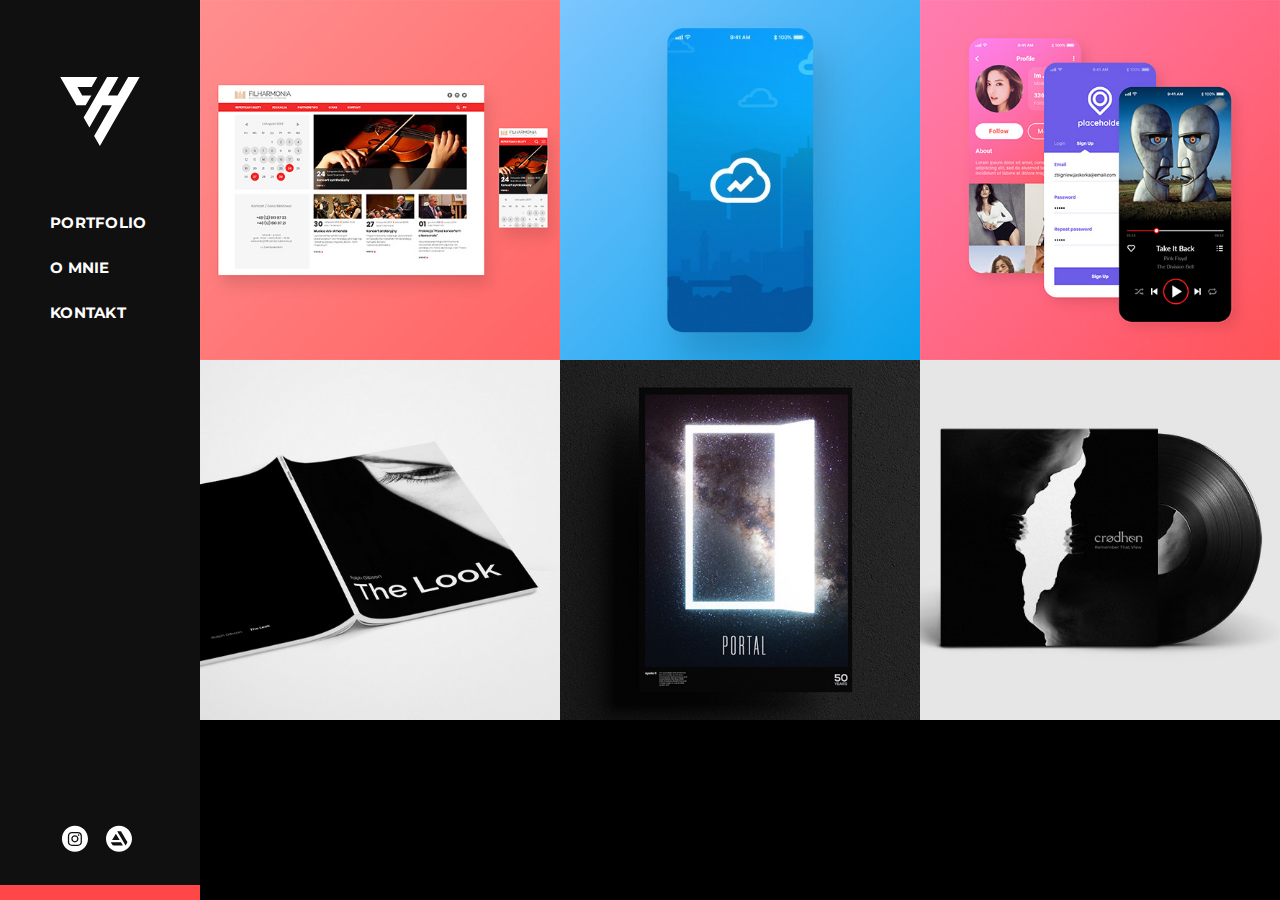
<file: index.html>
<!DOCTYPE html>
<html lang="en">
<head>
    <meta charset="UTF-8">
    <meta name="viewport" content="width=device-width, initial-scale=1.0">
    <meta http-equiv="X-UA-Compatible" content="ie=edge">
    <script src="js/script.js"></script>
    <link rel="stylesheet" type="text/css" href="css/main.css">
    <link rel="icon" type="image/png" href="images/favicon-32x32.png" sizes="32x32" />
    <link rel="icon" type="image/png" href="images/favicon-160x160.png" sizes="160x160" />
    <link rel="apple-touch-icon" sizes="76x76" href="images/apple-touch-icon-76x76.png" />
    <link rel="apple-touch-icon" sizes="152x152" href="images/apple-touch-icon-152x152.png" />    
    <title>Rafał Chlebek UX / UI / Design</title>
</head>
<body>
<!-- Side navigation -->
<div class="sidenav" id="mySidenav">
    <a href="index.html"><img src="images/logo-ch-rev.svg" class="logo"></a>

    <div class="navlinks">
        <a href="index.html">Portfolio</a>
        <a href="about.html">O Mnie</a>
        <a href="kontakt.html">Kontakt</a>
    </div> 

    <div class="social">
        <a href="https://www.instagram.com/rafal.chlebek/" target="_blank"><img src="images/insta.svg"></a>
        <a href="https://www.artstation.com/k-brg" target="_blank"><img src="images/as.svg"></a>
    </div>

    <a href="javascript:void(0);" class="hamburger" onclick="addResponsive()">
        <img src="images/hamburger.svg">
    </a>
    <div class="accent"></div>
</div>

<!-- Page content -->
<div class="main">
    <div class="row">
        <div class="column">
            <a href="filharmonia.html">
                <div class="container">
                    <img src="images/thumbnails/filharmonia2.jpg" alt="Avatar" class="image" style="width:100%">
                    <div class="middle">
                        <div class="text">Filharmonia Krakowska</div>
                        <div class="subtext">Projekt strony internetowej</div>
                        <div class="subtext2"><b>#ux/ui</b></div>
                    </div>
                </div>
            </a>
            <a href="fotoalbum.html">
                <div class="container">
                    <img src="images/thumbnails/fotoalbum.jpg" alt="Avatar" class="image" style="width:100%">
                    <div class="middle">
                        <div class="text">Ralph Gibson</div>
                        <div class="subtext">Projekt albumu fotograficznego</div>
                        <div class="subtext2"><b>#design</b></div>
                    </div>
                </div>
                </a>
            
        </div>

        <div class="column">
            <a href="smog.html">
                <div class="container">
                <video autoplay loop poster="images/thumbnails/smog.jpg"><source src="images/thumbnails/smog.mp4" type="video/mp4"></video> 
                    <div class="middle">
                        <div class="text">Powietrze Kraków</div>
                        <div class="subtext">Projekt aplikacji mobilnej</div>
                        <div class="subtext2"><b>#ux/ui</b></div>
                    </div>
                </div>
            </a>
            <a href="kosmos.html">
                <div class="container">
                <img src="images/thumbnails/kosmos.jpg" alt="Avatar" class="image" style="width:100%">
                    <div class="middle">
                        <div class="text">50 rocznica Apollo 11</div>
                        <div class="subtext">Projekt plakatów</div>
                        <div class="subtext2"><b>#design</b></div>
                    </div>
                </div>
            </a>
        </div>

        <div class="column">
            <a href="interfaces.html">
                <div class="container">
                    <img src="images/thumbnails/various.jpg" alt="Avatar" class="image" style="width:100%">
                    <div class="middle">
                        <div class="text">Mikrointerakcje</div>
                        <div class="subtext">Kilka przykładów animacji w interfejsach</div>
                        <div class="subtext2"><b>#ux/ui</b></div>
                    </div>
                </div>
            </a>
            <a href="crodhen.html">
                <div class="container">
                <img src="images/thumbnails/crodhen.jpg" alt="Avatar" class="image" style="width:100%">
                    <div class="middle">
                        <div class="text">Crodhen</div>
                        <div class="subtext">Projekt albumu muzycznego</div>
                        <div class="subtext2"><b>#design</b></div>
                    </div>
                </div>
            </a>
        </div>
    </div> 
<div class="accent-mobile"></div>
</body>
</html>
</file>
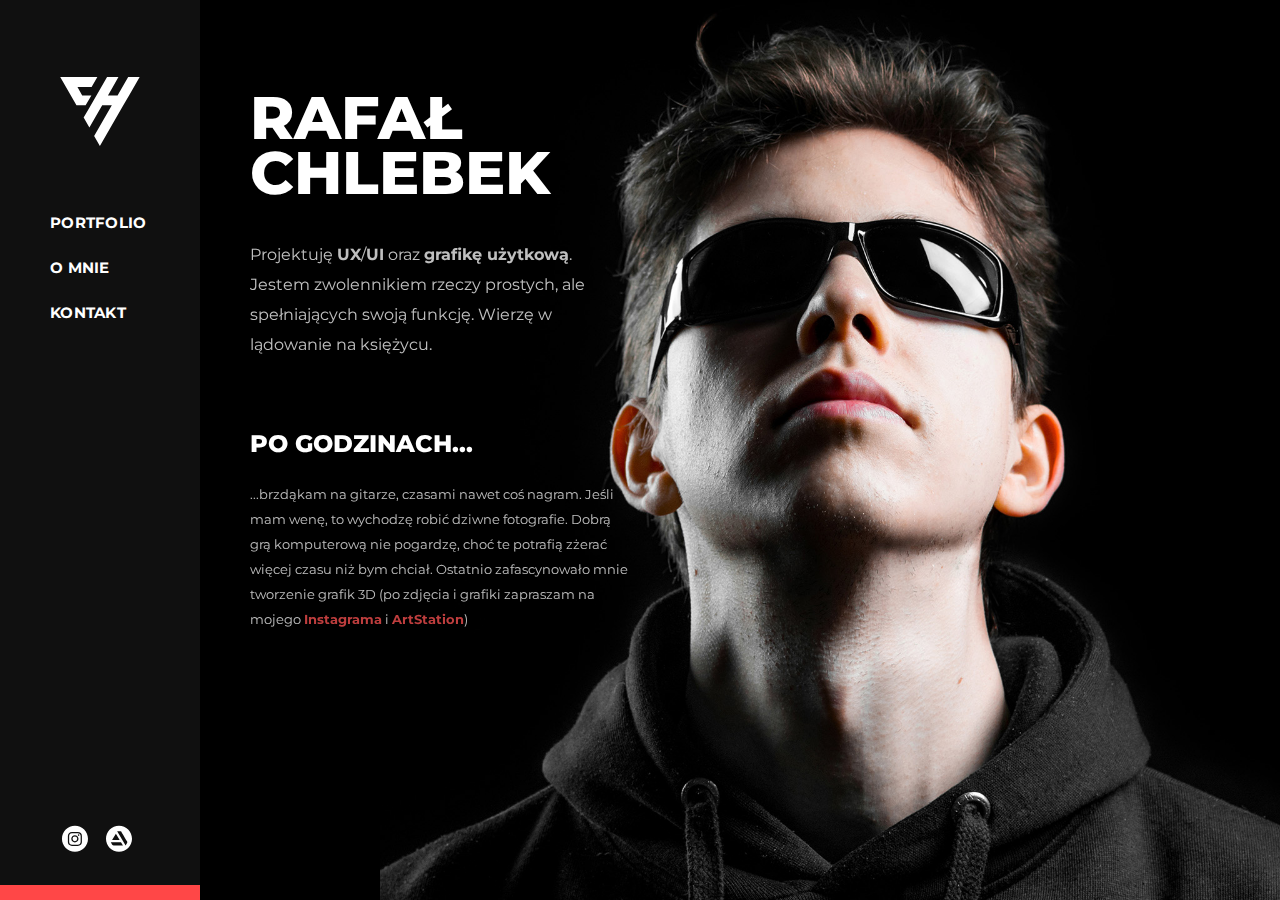
<file: about.html>
<!DOCTYPE html>
<html lang="en">
<head>
    <meta charset="UTF-8">
    <meta name="viewport" content="width=device-width, initial-scale=1.0">
    <meta http-equiv="X-UA-Compatible" content="ie=edge">
    <script src="js/script.js"></script>
    <link rel="stylesheet" type="text/css" href="css/main.css">
    <link rel="stylesheet" type="text/css" href="css/about-contact.css">
    <link rel="icon" type="image/png" href="images/favicon-32x32.png" sizes="32x32" />
    <link rel="icon" type="image/png" href="images/favicon-160x160.png" sizes="160x160" />
    <link rel="apple-touch-icon" sizes="76x76" href="images/apple-touch-icon-76x76.png" />
    <link rel="apple-touch-icon" sizes="152x152" href="images/apple-touch-icon-152x152.png" />    
    <title>Rafał Chlebek UX / UI / Design</title>
</head>
<body>
<!-- Side navigation -->
<div class="sidenav" id="mySidenav">
    <a href="index.html"><img src="images/logo-ch-rev.svg" class="logo"></a>

    <div class="navlinks">
        <a href="index.html">Portfolio</a>
        <a href="about.html">O Mnie</a>
        <a href="kontakt.html">Kontakt</a>
    </div> 

    <div class="social">
        <a href="https://www.instagram.com/rafal.chlebek/" target="_blank"><img src="images/insta.svg"></a>
        <a href="https://www.artstation.com/k-brg" target="_blank"><img src="images/as.svg"></a>
    </div>

    <a href="javascript:void(0);" class="hamburger" onclick="addResponsive()">
        <img src="images/hamburger.svg">
    </a>
    <div class="accent"></div>
</div>


<!-- Page content -->
<div class="main">
    
    <div class="about">
        <img class="avatar" src="images/avatar.jpg">
        <div class="about-text">
            <h1 class="imie">Rafał Chlebek</h1>
            <p>
                Projektuję <b>UX</b>/<b>UI</b> oraz <b>grafikę użytkową</b>. <br/>
                Jestem zwolennikiem rzeczy prostych, ale spełniających swoją funkcję. 
                Wierzę w lądowanie na księżycu.
            </p>
            <h3>
                Po godzinach...
            </h3>
            <small>
                ...brzdąkam na gitarze, czasami nawet coś nagram. Jeśli mam wenę, to wychodzę robić dziwne fotografie. 
                Dobrą grą komputerową nie pogardzę, choć te potrafią zżerać więcej czasu niż bym chciał. 
                Ostatnio zafascynowało mnie tworzenie grafik 3D (po zdjęcia i grafiki zapraszam na mojego 
                <a href="https://www.instagram.com/rafal.chlebek/" target="_blank">Instagrama</a> i 
                <a href="https://www.artstation.com/k-brg" target="_blank"">ArtStation</a>)
            </small>
        </div>
    </div>
    <div class="button">
            <a href="kontakt.html" class="kontakt-btn">KONTAKT</a>
    </div>
</div>
<div class="accent-mobile"></div>
</body>
</html>
</file>
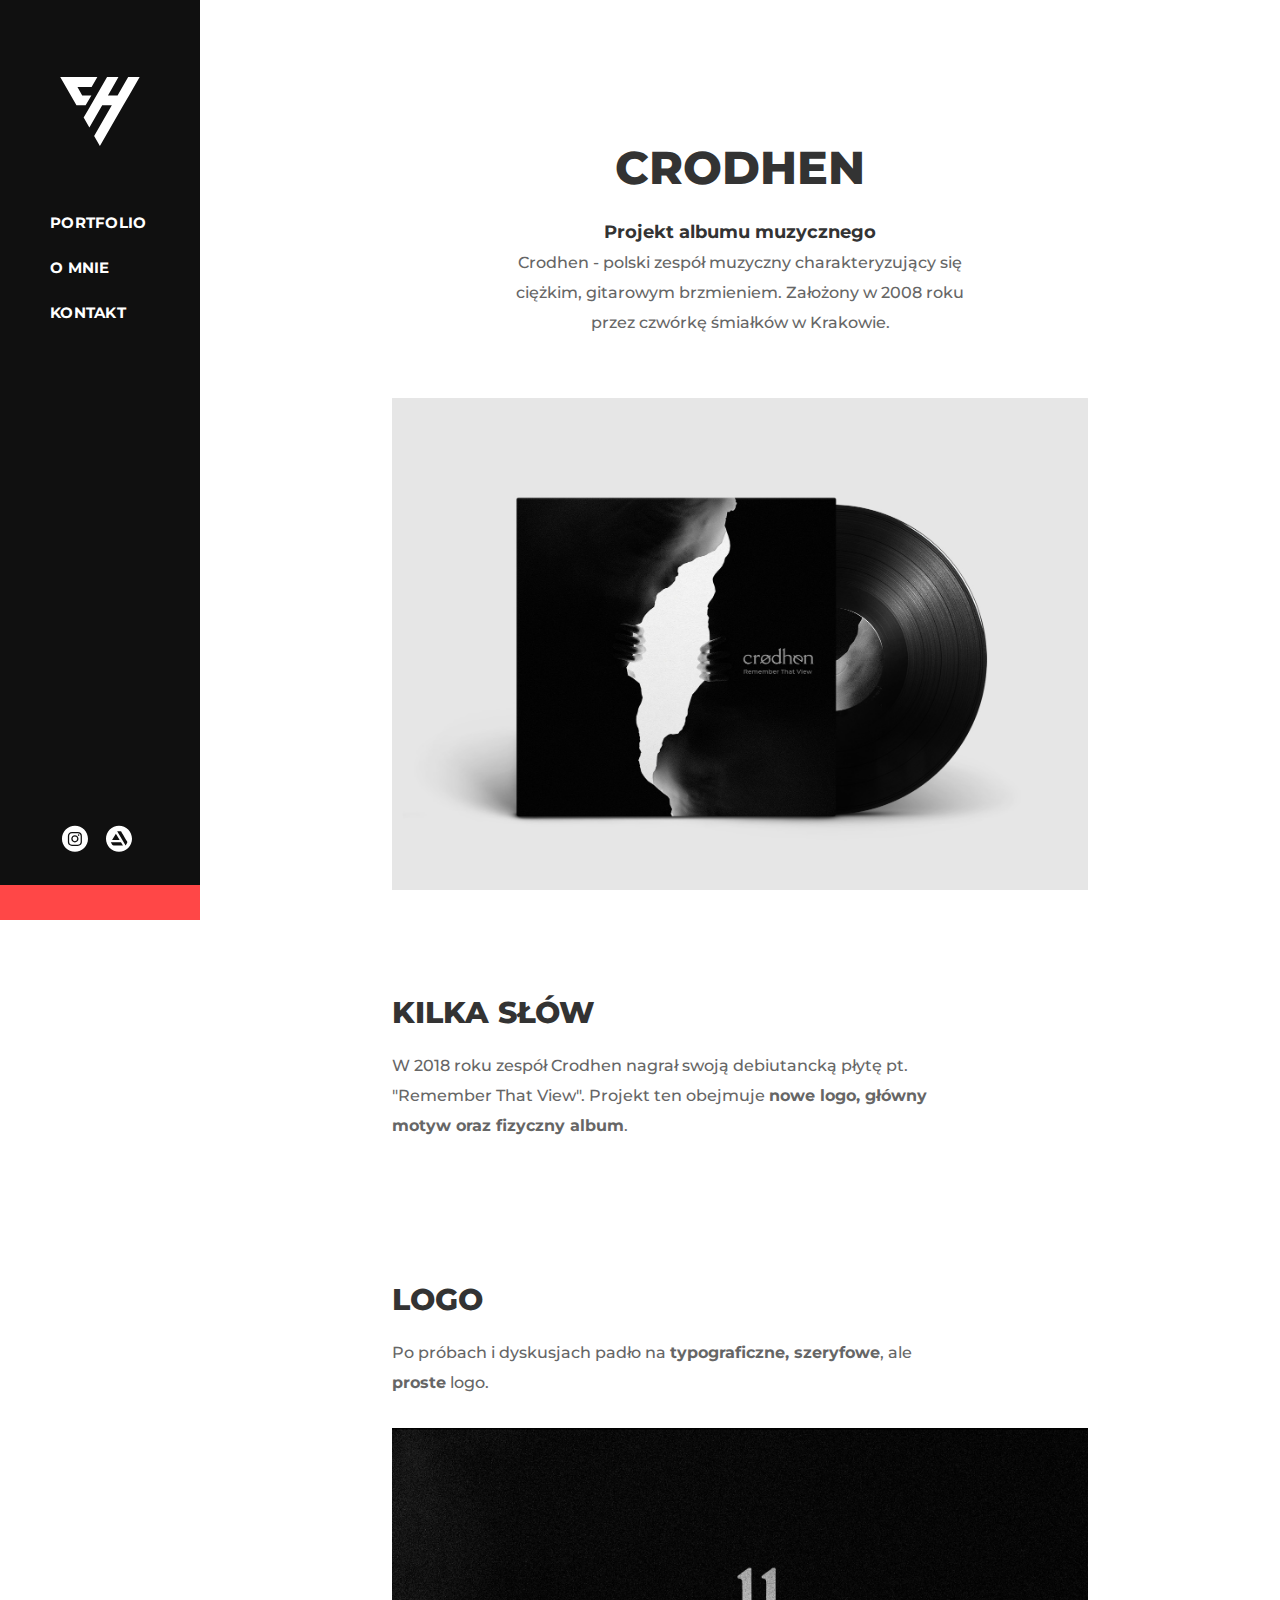
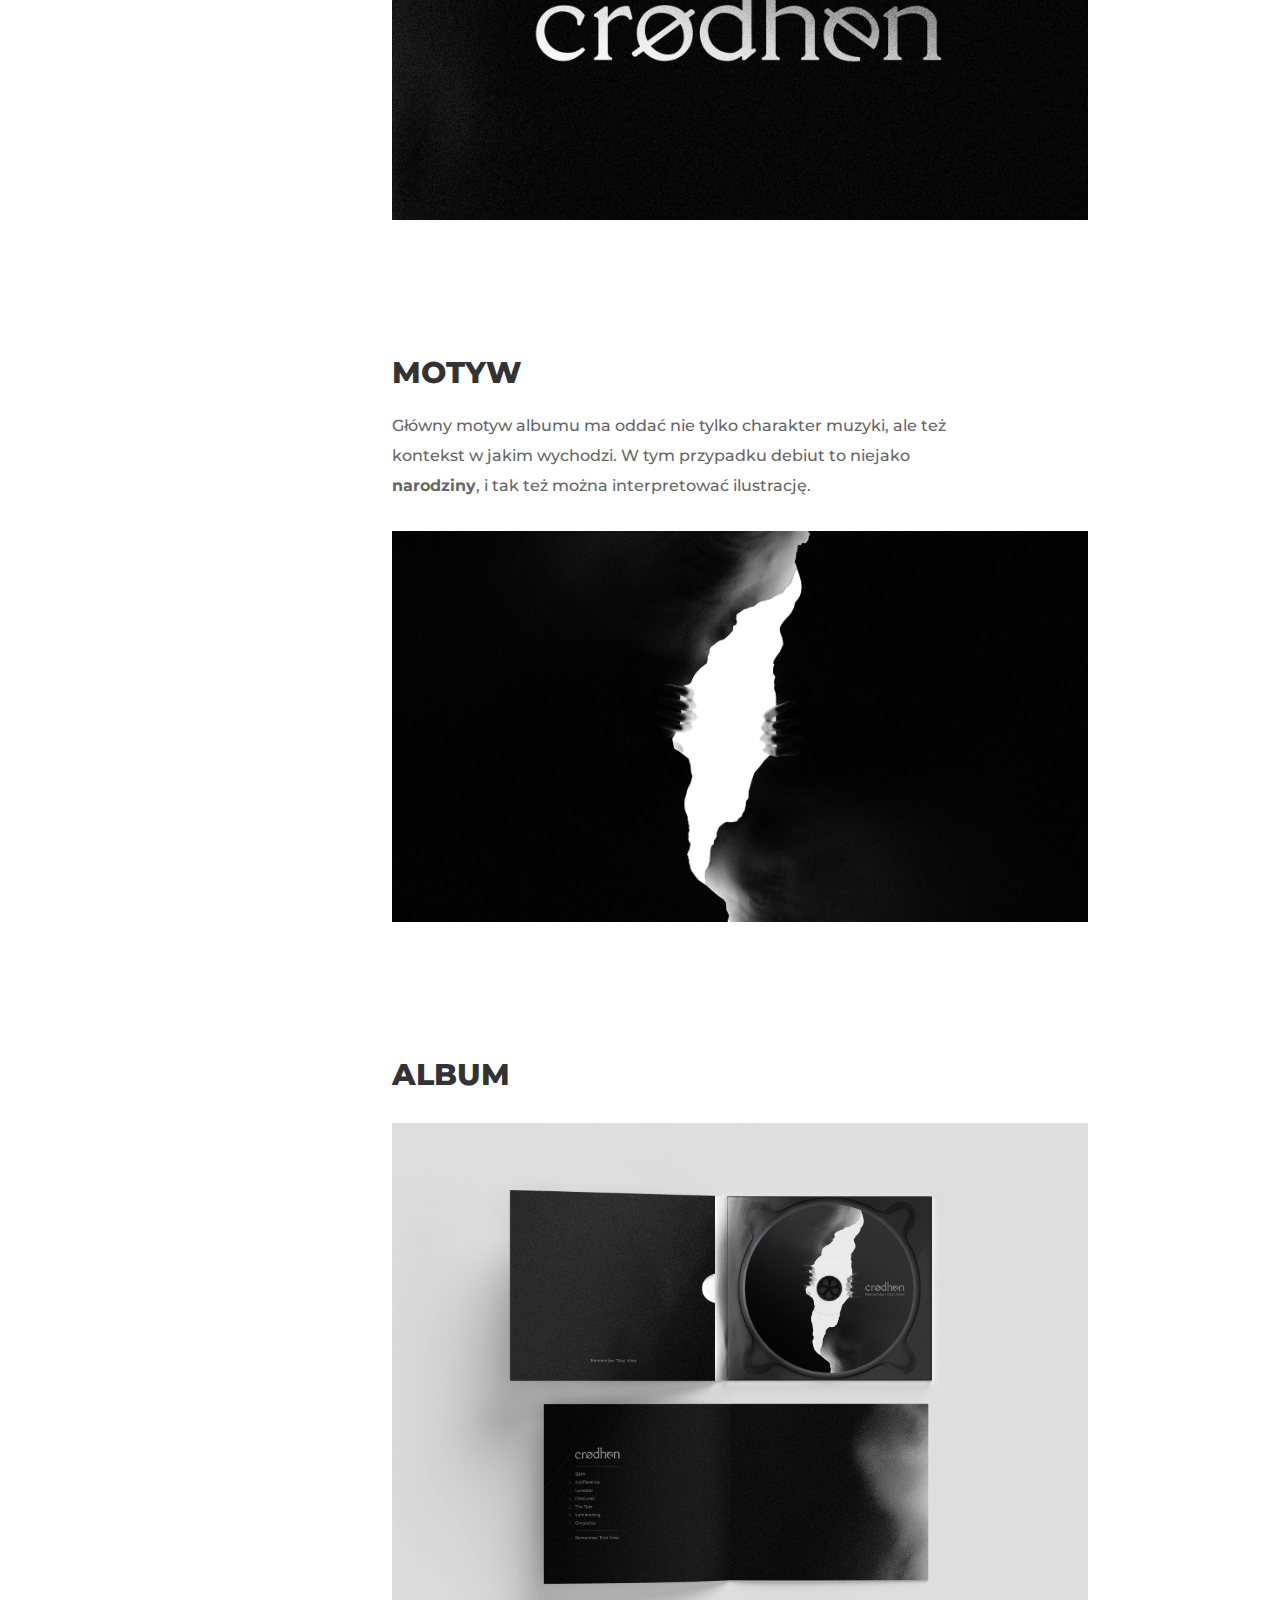
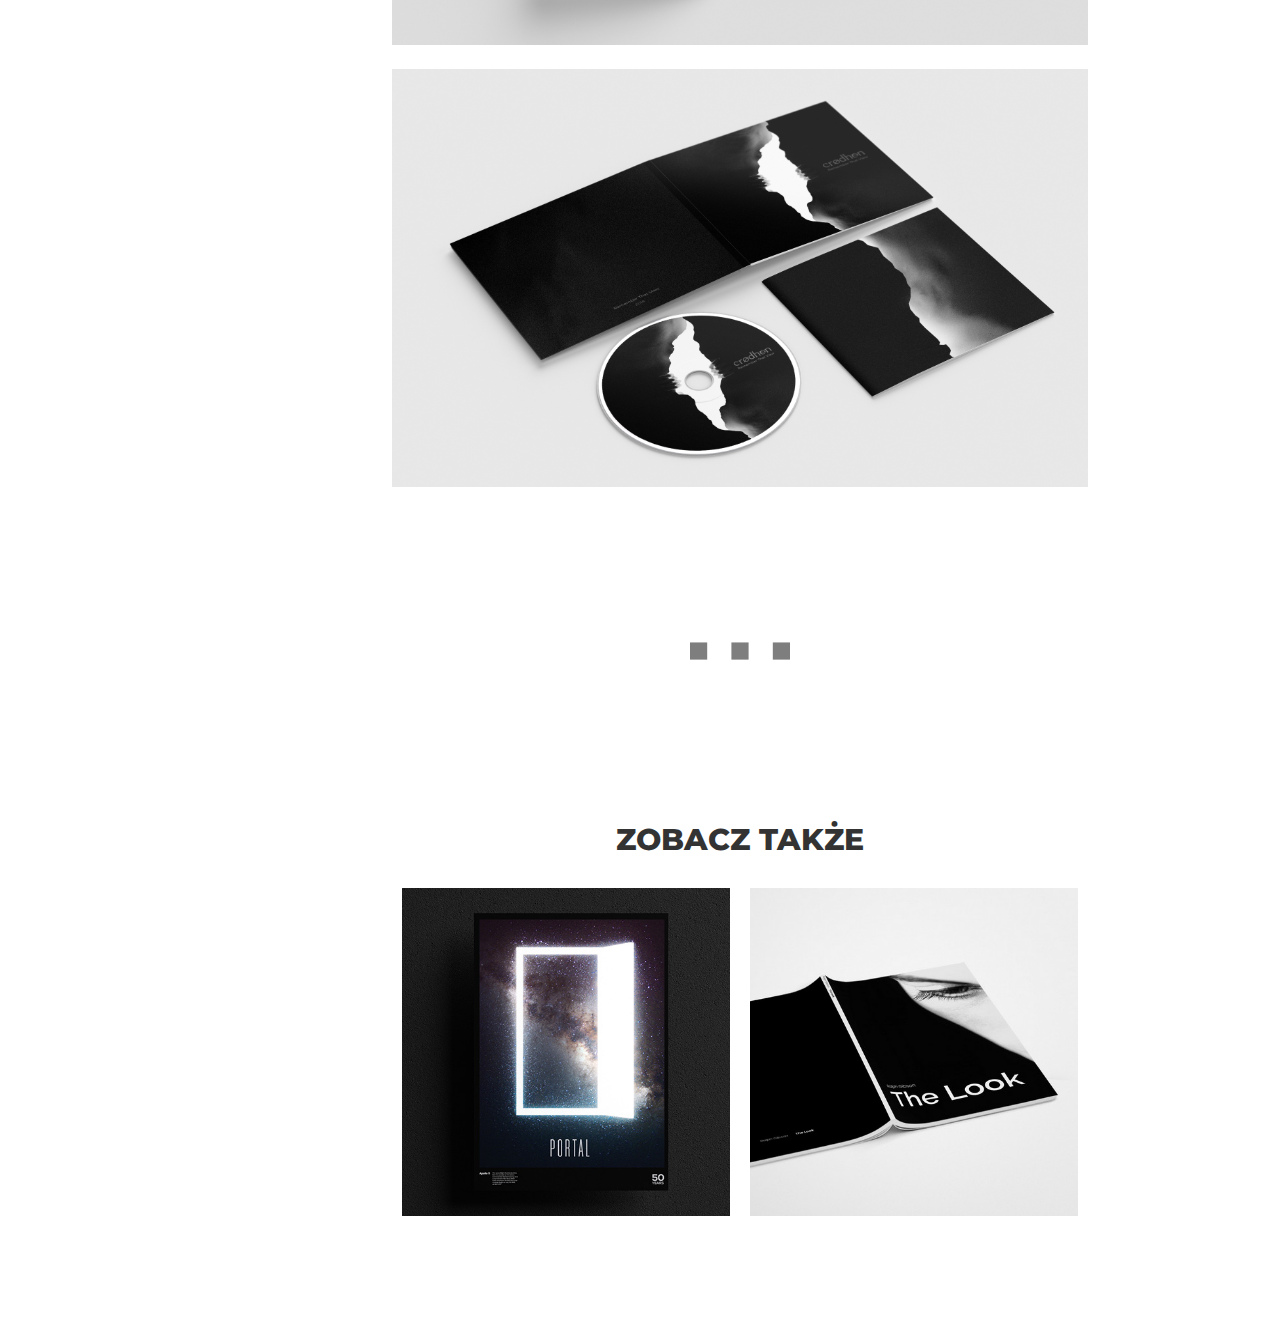
<file: crodhen.html>
<!DOCTYPE html>
<html lang="en">
<head>
    <meta charset="UTF-8">
    <meta name="viewport" content="width=device-width, initial-scale=1.0">
    <meta http-equiv="X-UA-Compatible" content="ie=edge">
    <script src="js/script.js"></script>
    <link rel="stylesheet" type="text/css" href="css/main.css">
    <link rel="stylesheet" type="text/css" href="css/projects.css">
    <link rel="icon" type="image/png" href="images/favicon-32x32.png" sizes="32x32" />
    <link rel="icon" type="image/png" href="images/favicon-160x160.png" sizes="160x160" />
    <link rel="apple-touch-icon" sizes="76x76" href="images/apple-touch-icon-76x76.png" />
    <link rel="apple-touch-icon" sizes="152x152" href="images/apple-touch-icon-152x152.png" />    
    <title>Rafał Chlebek UX / UI / Design</title>
</head>
<body>
<!-- Side navigation -->
<div class="sidenav" id="mySidenav">
    <a href="index.html"><img src="images/logo-ch-rev.svg" class="logo"></a>

    <div class="navlinks">
        <a href="index.html">Portfolio</a>
        <a href="about.html">O Mnie</a>
        <a href="kontakt.html">Kontakt</a>
    </div> 

    <div class="social">
        <a href="https://www.instagram.com/rafal.chlebek/" target="_blank"><img src="images/insta.svg"></a>
        <a href="https://www.artstation.com/k-brg" target="_blank"><img src="images/as.svg"></a>
    </div>

    <a href="javascript:void(0);" class="hamburger" onclick="addResponsive()">
        <img src="images/hamburger.svg">
    </a>
    <div class="accent"></div>
</div>

<!-- Page content -->
<div class="main">
    <div class="content">
        <div class="proheader">
            <h1>Crodhen</h1>
            <h3>Projekt albumu muzycznego</h3>
            <p>Crodhen - polski zespół muzyczny charakteryzujący się ciężkim, gitarowym brzmieniem. Założony w 2008 roku
                przez czwórkę śmiałków w Krakowie.
            </p>
        </div>
        <div class="proimg"><img src="images/crodhen/crodhen-vinyl.jpg"></div>
        <span class="spacersmall"></span>
        <div class="proabout">
            <h2>Kilka słów</h2>
            <p>W 2018 roku zespół Crodhen nagrał swoją debiutancką płytę pt. "Remember That View". 
                Projekt ten obejmuje <b>nowe logo, główny motyw oraz fizyczny album</b>.
            </p>
        </div>
        <span class="spacer"></span>

        <div class="proabout">
            <h2>Logo</h2>
            <p>Po próbach i dyskusjach padło na <b>typograficzne, szeryfowe</b>, ale <b>proste</b> logo.
            </p>
        </div>
        <div class="proimg"><img src="images/crodhen/crodhen-logo.jpg"></div>
        <span class="spacer"></span>

        <div class="proabout">
            <h2>Motyw</h2>
            <p>Główny motyw albumu ma oddać nie tylko charakter muzyki, ale też kontekst
                    w jakim wychodzi. W tym przypadku debiut to niejako <b>narodziny</b>, i tak też można interpretować ilustrację.
                </p>
        </div>
        <div class="proimg"><img src="images/crodhen/crodhen-arts.jpg"></div>
        <span class="spacer"></span>
        
        <h2>Album</h2>
        <div class="proimg"><img src="images/crodhen/crodhen-top.jpg"></div>
        <div class="proimg"><img src="images/crodhen/crodhen-angle.jpg"></div>
        <span class="spacer"></span>

        <img class="dots" src="images/dots.svg">

        <span class="spacer"></span>
        <h2 style="text-align: center;">Zobacz także</h2>
        <section class="nextprocolumns">
            <div class="nextprocolumn">
                <a href="kosmos.html">
                    <div class="container">
                    <img src="images/thumbnails/kosmos.jpg" alt="Avatar" class="image" style="width:100%">
                        <div class="middle">
                            <div class="text">50 rocznica Apollo 11</div>
                            <div class="subtext">Projekt plakatów</div>
                            <div class="subtext2"><b>#design</b></div>
                        </div>
                    </div>
                </a>
            </div>
            
            <div class="nextprocolumn">
                <a href="fotoalbum.html">
                    <div class="container">
                        <img src="images/thumbnails/fotoalbum.jpg" alt="Avatar" class="image" style="width:100%">
                        <div class="middle">
                            <div class="text">Ralph Gibson</div>
                            <div class="subtext">Projekt albumu fotograficznego</div>
                            <div class="subtext2"><b>#design</b></div>
                        </div>
                    </div>
                </a>
            </div>
        </section>	
        <span class="spacer"></span>
    </div>
</div> 
<div class="accent-mobile"></div>
</body>
</html>
</file>
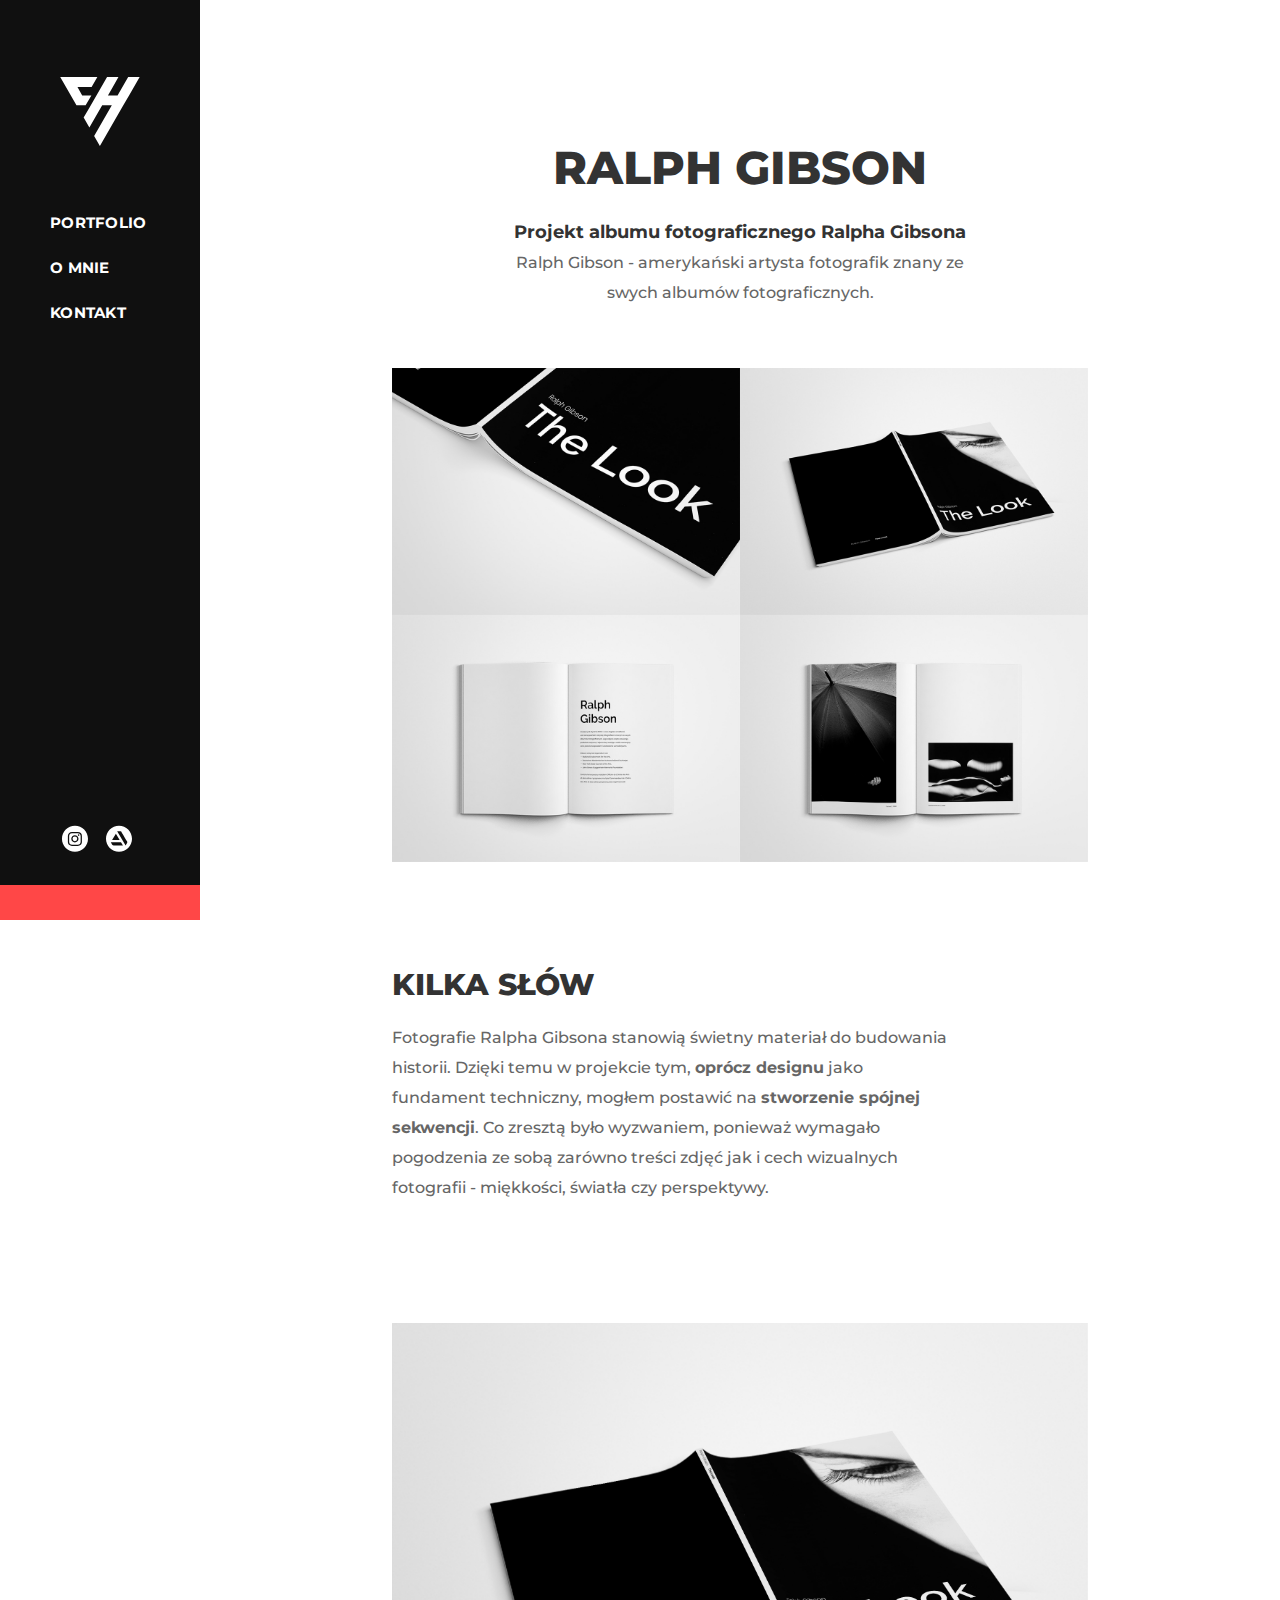
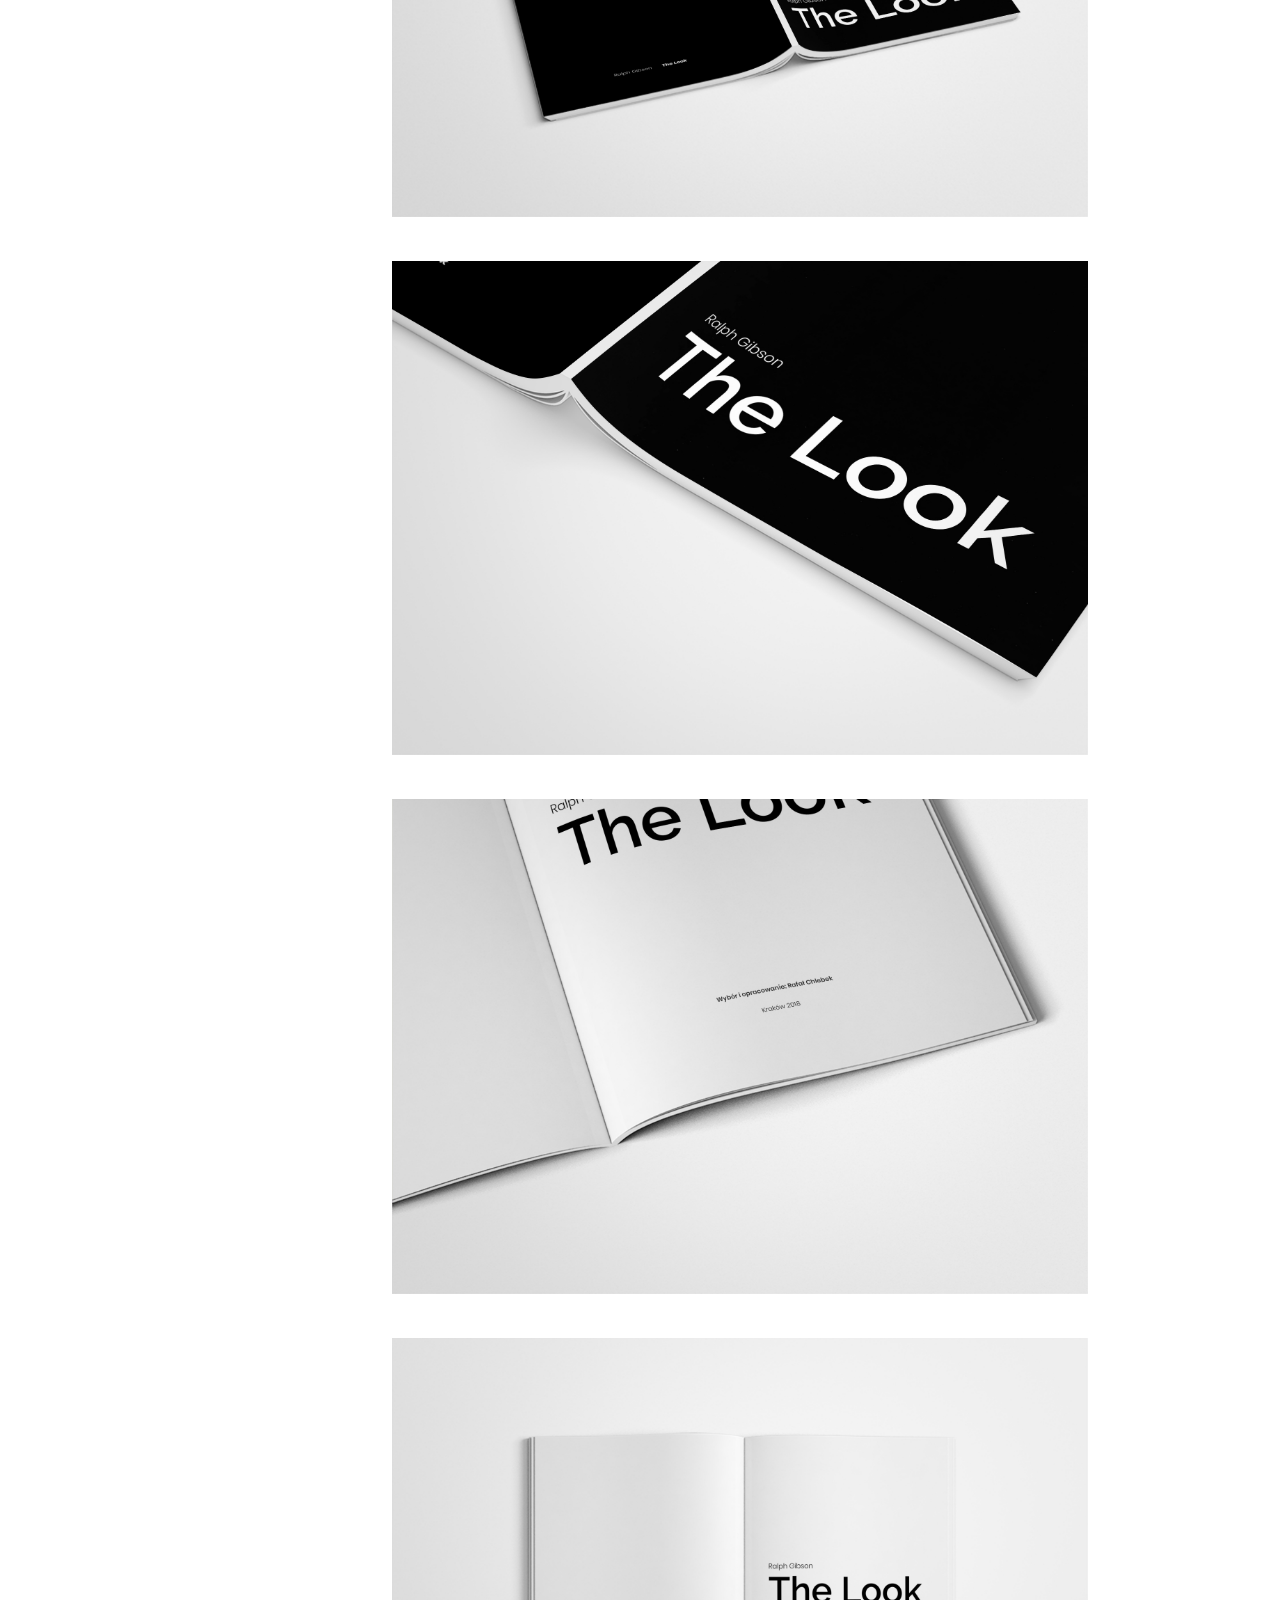
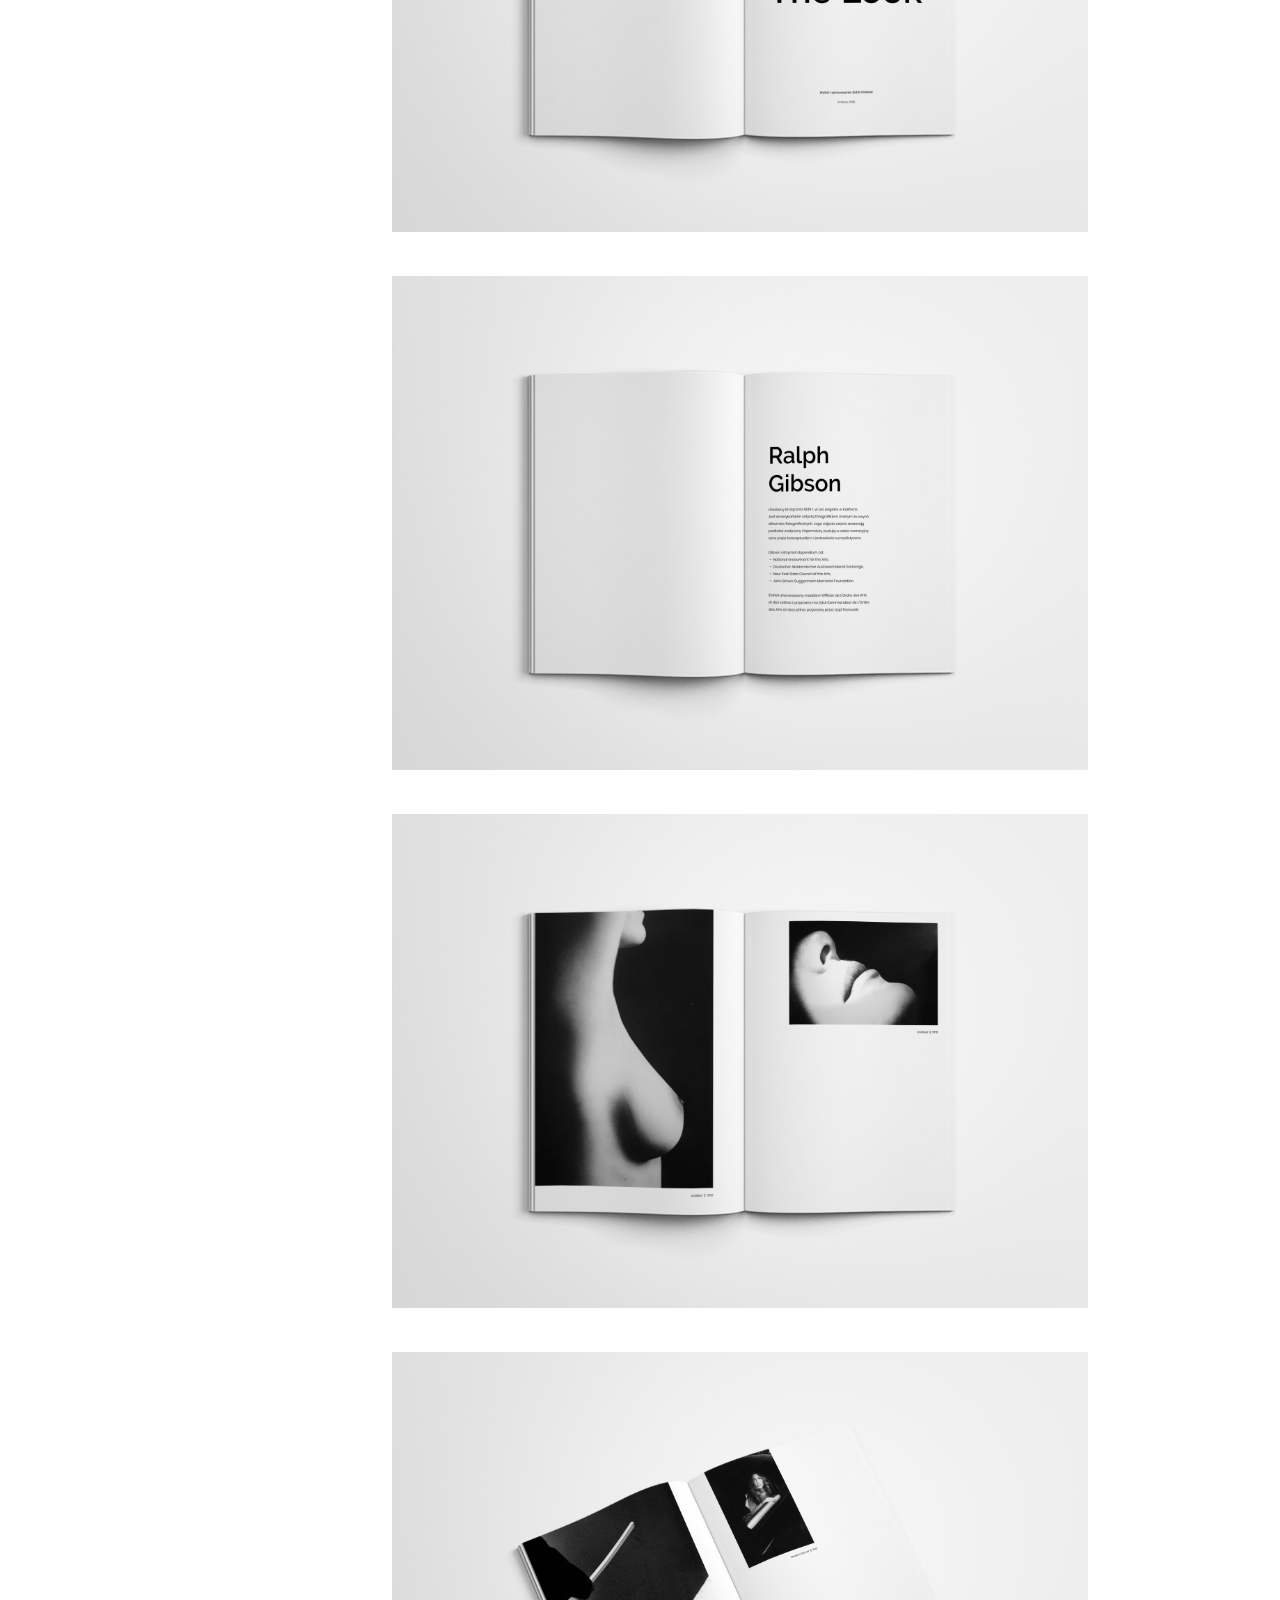
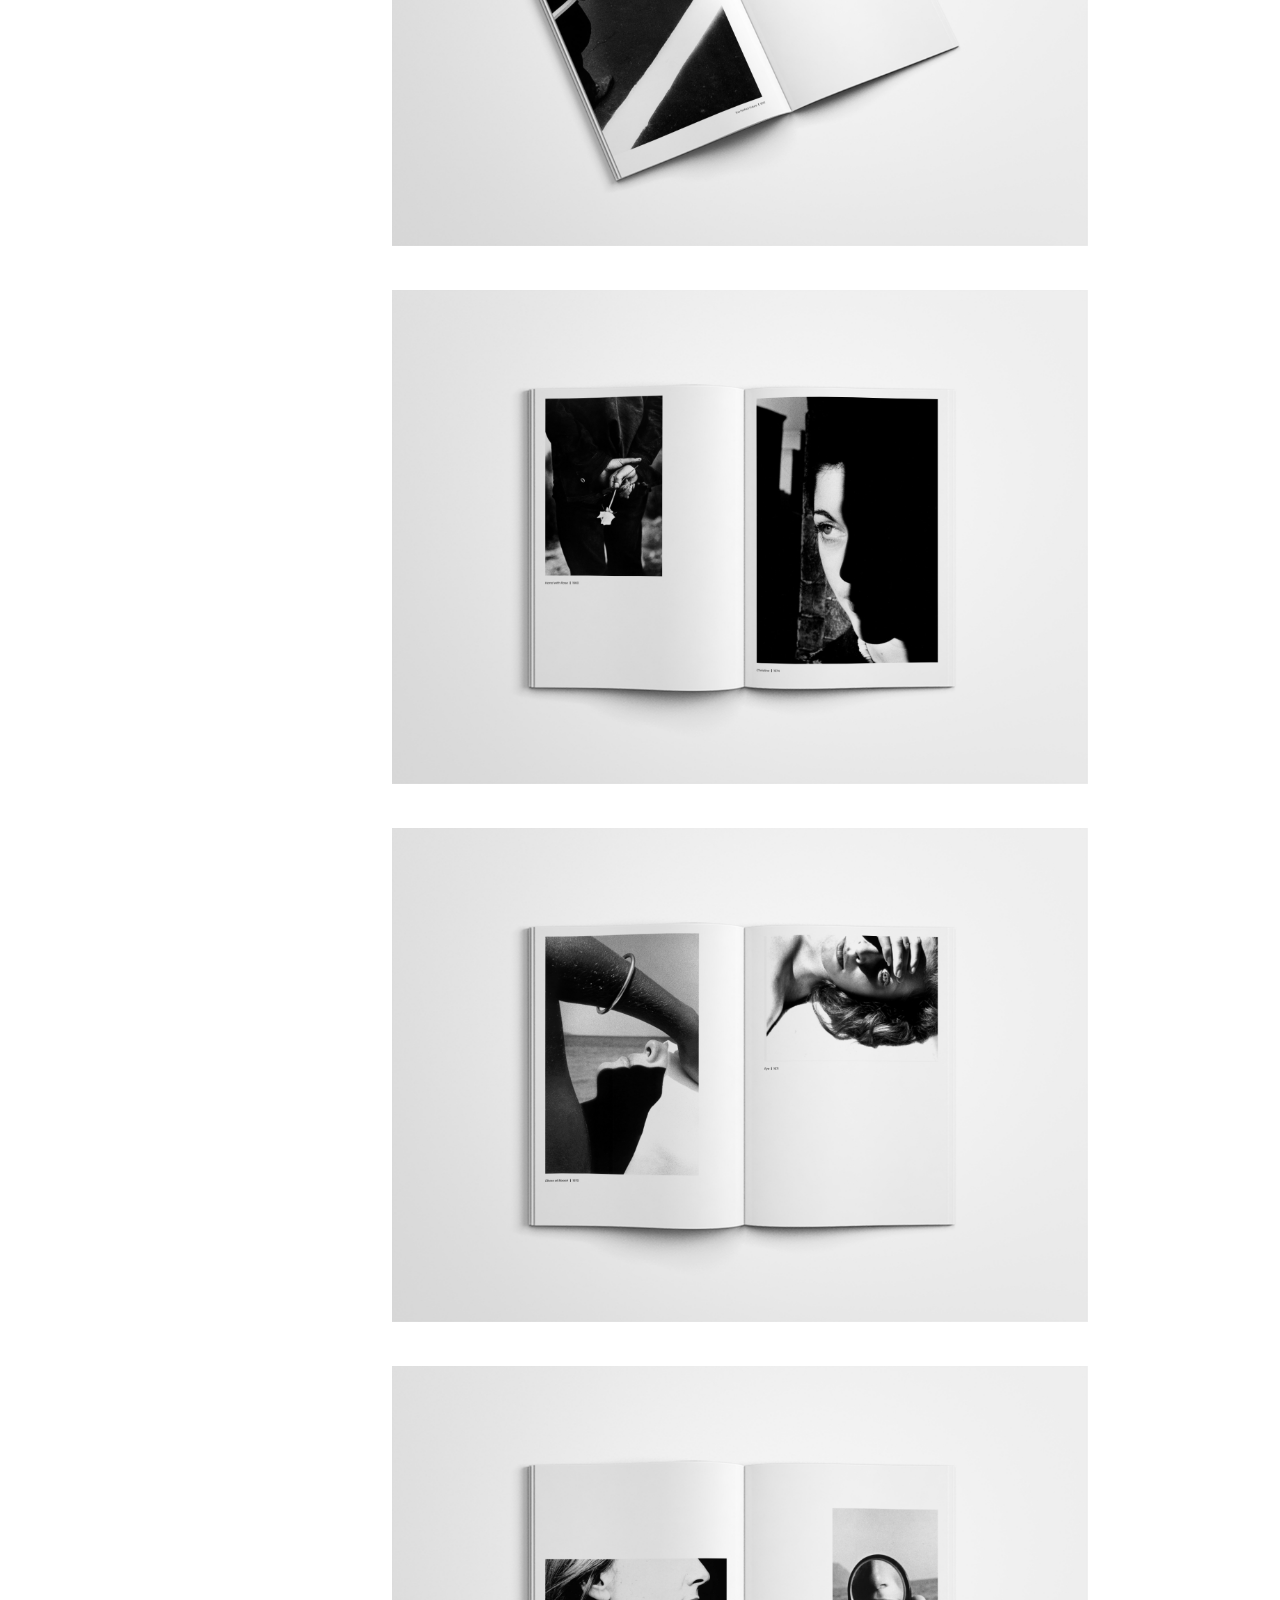
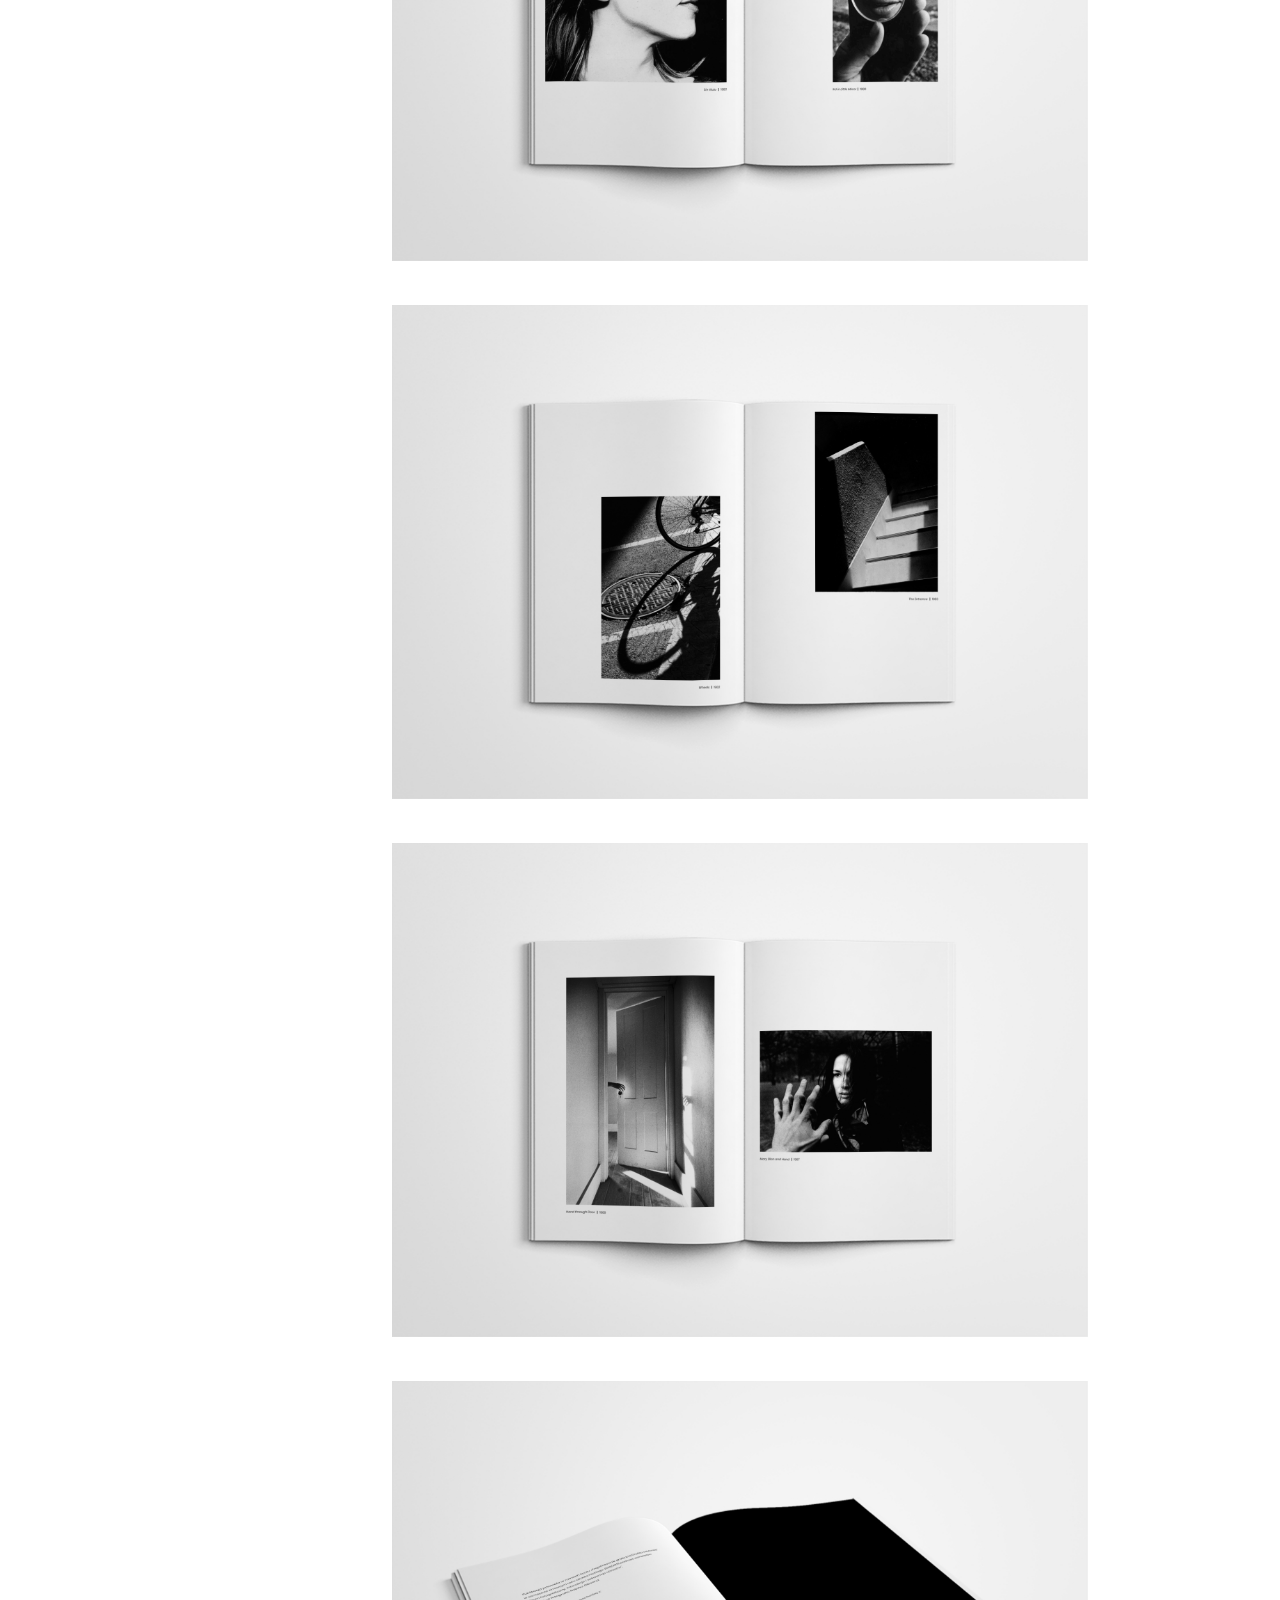
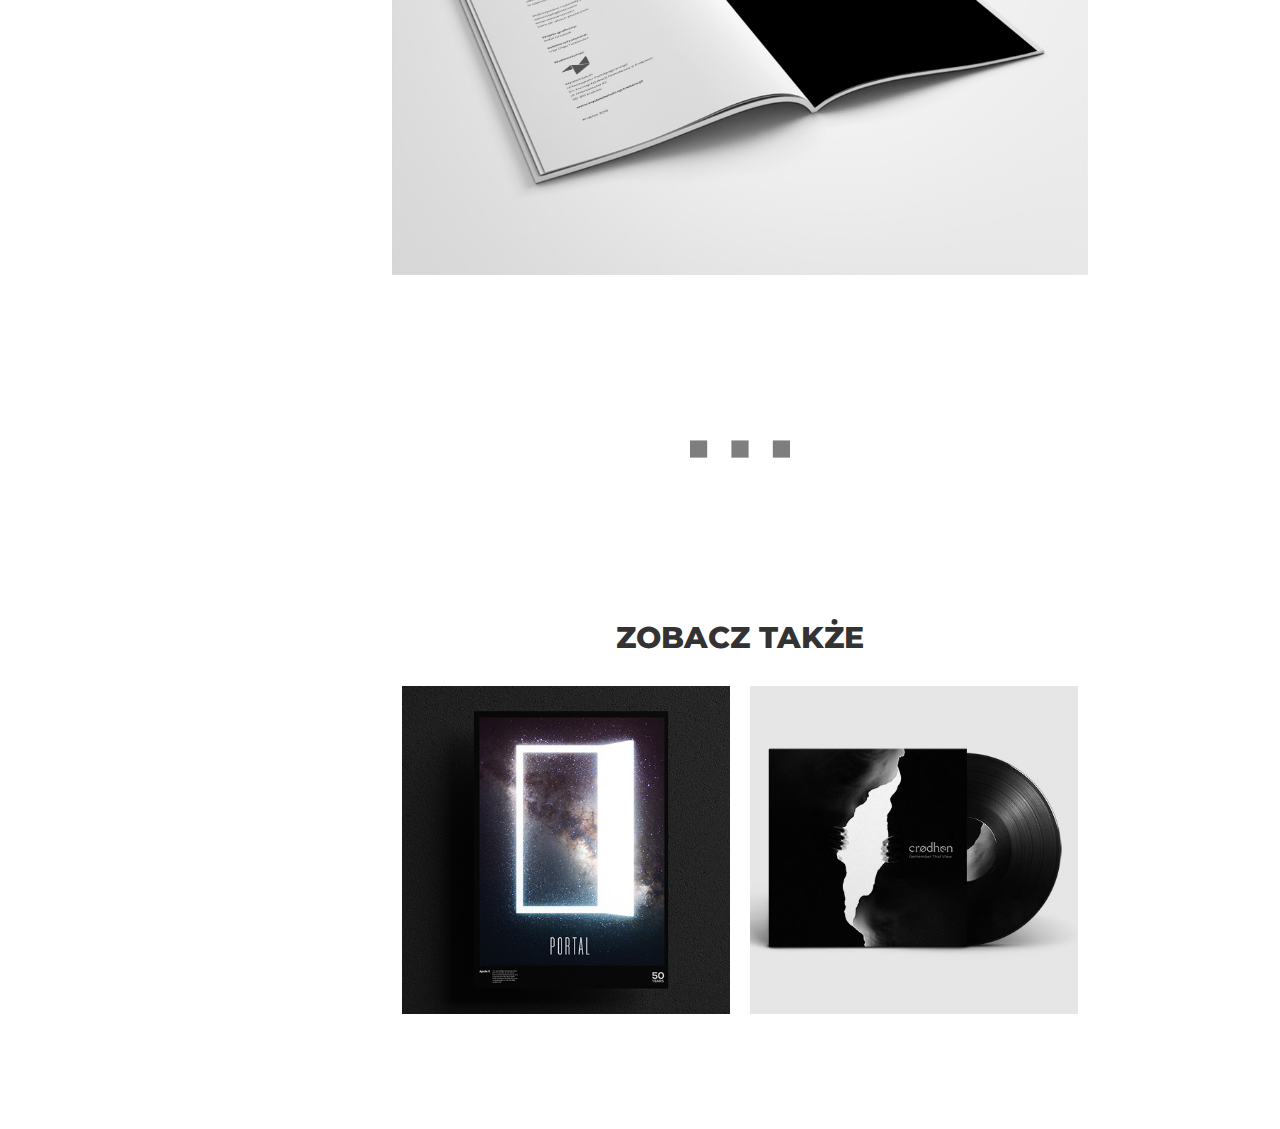
<file: fotoalbum.html>
<!DOCTYPE html>
<html lang="en">
<head>
    <meta charset="UTF-8">
    <meta name="viewport" content="width=device-width, initial-scale=1.0">
    <meta http-equiv="X-UA-Compatible" content="ie=edge">
    <script src="js/script.js"></script>
    <link rel="stylesheet" type="text/css" href="css/main.css">
    <link rel="stylesheet" type="text/css" href="css/projects.css">
    <link rel="icon" type="image/png" href="images/favicon-32x32.png" sizes="32x32" />
    <link rel="icon" type="image/png" href="images/favicon-160x160.png" sizes="160x160" />
    <link rel="apple-touch-icon" sizes="76x76" href="images/apple-touch-icon-76x76.png" />
    <link rel="apple-touch-icon" sizes="152x152" href="images/apple-touch-icon-152x152.png" />    
    <title>Rafał Chlebek UX / UI / Design</title>
</head>
<body>
<!-- Side navigation -->
<div class="sidenav" id="mySidenav">
    <a href="index.html"><img src="images/logo-ch-rev.svg" class="logo"></a>

    <div class="navlinks">
        <a href="index.html">Portfolio</a>
        <a href="about.html">O Mnie</a>
        <a href="kontakt.html">Kontakt</a>
    </div> 

    <div class="social">
        <a href="https://www.instagram.com/rafal.chlebek/" target="_blank"><img src="images/insta.svg"></a>
        <a href="https://www.artstation.com/k-brg" target="_blank"><img src="images/as.svg"></a>
    </div>

    <a href="javascript:void(0);" class="hamburger" onclick="addResponsive()">
        <img src="images/hamburger.svg">
    </a>
    <div class="accent"></div>
</div>

<!-- Page content -->
<div class="main">
    <div class="content">
        <div class="proheader">
            <h1>Ralph Gibson</h1>
            <h3>Projekt albumu fotograficznego Ralpha Gibsona</h3>
            <p>Ralph Gibson - amerykański artysta fotografik znany ze swych albumów fotograficznych. </p>
        </div>
        <div class="proimg"><img src="images/fotoalbum/mockups.jpg"></div>
        <span class="spacersmall"></span>
        <div class="proabout">
            <h2>Kilka słów</h2>
            <p>Fotografie Ralpha Gibsona stanowią świetny materiał do budowania historii. Dzięki temu w projekcie tym, 
                <b>oprócz designu</b> jako fundament techniczny, mogłem postawić na <b>stworzenie spójnej sekwencji</b>. Co zresztą było wyzwaniem, 
                ponieważ wymagało pogodzenia ze sobą zarówno treści zdjęć jak i cech wizualnych fotografii - miękkości, światła czy perspektywy.
            </p>
        </div>
        <span class="spacersmall"></span>
        <div class="img-container">
            <img src="images/fotoalbum/2.jpg">
            <img src="images/fotoalbum/1.jpg">
            <img src="images/fotoalbum/3.jpg">
            <img src="images/fotoalbum/4.jpg">
            <img src="images/fotoalbum/5.jpg">
            <img src="images/fotoalbum/6.jpg">
            <img src="images/fotoalbum/7.jpg">
            <img src="images/fotoalbum/8.jpg">
            <img src="images/fotoalbum/9.jpg">
            <img src="images/fotoalbum/10.jpg">
            <img src="images/fotoalbum/11.jpg">
            <img src="images/fotoalbum/12.jpg">
            <img src="images/fotoalbum/13.jpg">
        </div>

        <img class="dots" src="images/dots.svg">

        <span class="spacer"></span>
        <h2 style="text-align: center;">Zobacz także</h2>
        <section class="nextprocolumns">
            <div class="nextprocolumn">
                <a href="kosmos.html">
                    <div class="container">
                    <img src="images/thumbnails/kosmos.jpg" alt="Avatar" class="image" style="width:100%">
                        <div class="middle">
                            <div class="text">50 rocznica Apollo 11</div>
                            <div class="subtext">Projekt plakatów</div>
                            <div class="subtext2"><b>#design</b></div>
                        </div>
                    </div>
                </a>
            </div>
            
            <div class="nextprocolumn">
                <a href="crodhen.html">
                    <div class="container">
                    <img src="images/thumbnails/crodhen.jpg" alt="Avatar" class="image" style="width:100%">
                        <div class="middle">
                            <div class="text">Crodhen</div>
                            <div class="subtext">Projekt albumu muzycznego</div>
                            <div class="subtext2"><b>#design</b></div>
                        </div>
                    </div>
                </a>
            </div>
        </section>	
        <span class="spacer"></span>
        </div>
    </div> 
<div class="accent-mobile"></div>
</body>
</html>
</file>
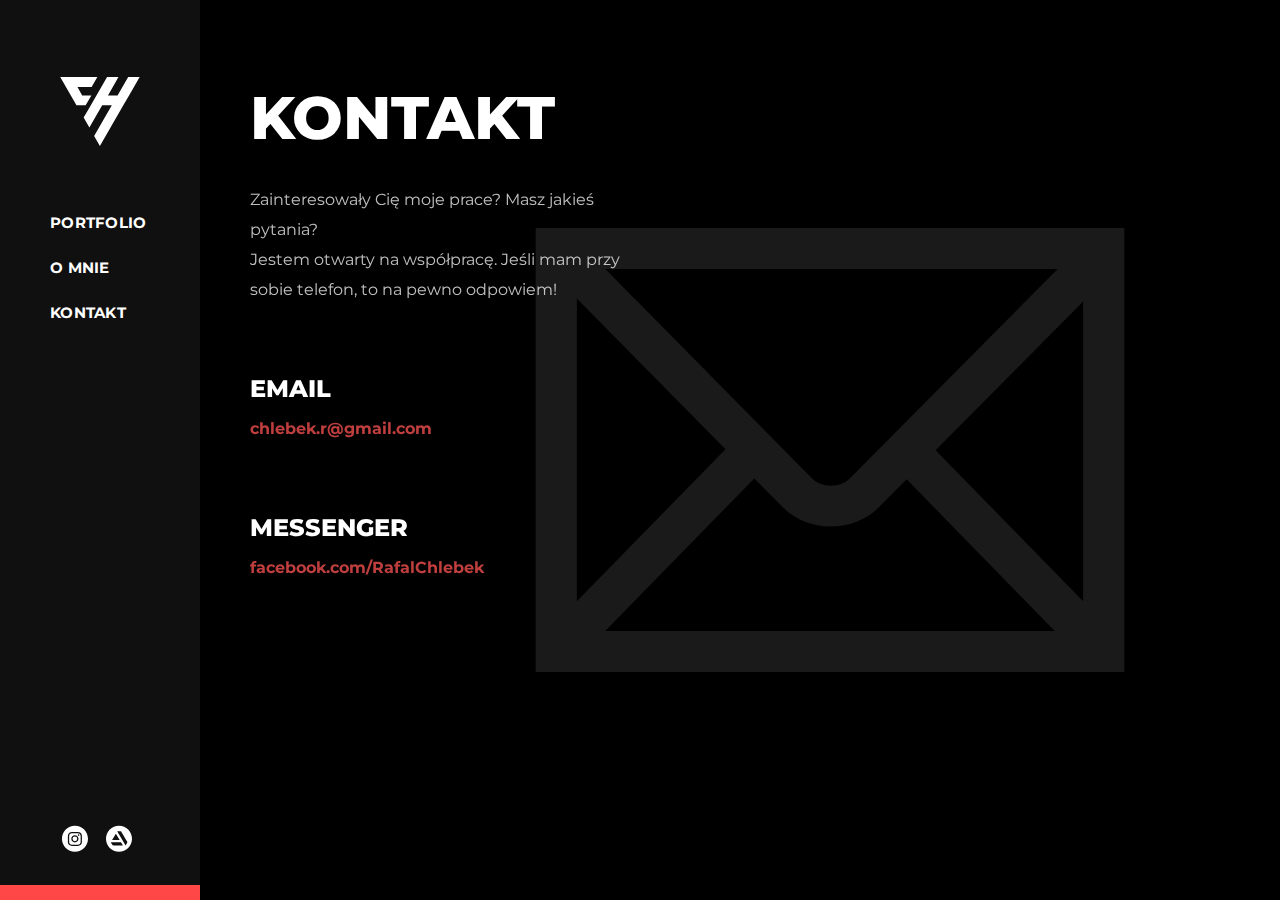
<file: kontakt.html>
<!DOCTYPE html>
<html lang="en">
<head>
    <meta charset="UTF-8">
    <meta name="viewport" content="width=device-width, initial-scale=1.0">
    <meta http-equiv="X-UA-Compatible" content="ie=edge">
    <script src="js/script.js"></script>
    <link rel="stylesheet" type="text/css" href="css/main.css">
    <link rel="stylesheet" type="text/css" href="css/about-contact.css">
    <link rel="icon" type="image/png" href="images/favicon-32x32.png" sizes="32x32" />
    <link rel="icon" type="image/png" href="images/favicon-160x160.png" sizes="160x160" />
    <link rel="apple-touch-icon" sizes="76x76" href="images/apple-touch-icon-76x76.png" />
    <link rel="apple-touch-icon" sizes="152x152" href="images/apple-touch-icon-152x152.png" />    
    <title>Rafał Chlebek UX / UI / Design</title>
</head>
<body>
<!-- Side navigation -->
<div class="sidenav" id="mySidenav">
    <a href="index.html"><img src="images/logo-ch-rev.svg" class="logo"></a>

    <div class="navlinks">
        <a href="index.html">Portfolio</a>
        <a href="about.html">O Mnie</a>
        <a href="kontakt.html">Kontakt</a>
    </div> 

    <div class="social">
        <a href="https://www.instagram.com/rafal.chlebek/" target="_blank"><img src="images/insta.svg"></a>
        <a href="https://www.artstation.com/k-brg" target="_blank"><img src="images/as.svg"></a>
    </div>

    <a href="javascript:void(0);" class="hamburger" onclick="addResponsive()">
        <img src="images/hamburger.svg">
    </a>
    <div class="accent"></div>
</div>


<!-- Page content -->
<div class="main">
    
    <div class="about">
        <img class="koperta" src="images/contact.svg">
        <div class="about-text">
            <h1 class="skontaktuj">Kontakt</h1>
            <p>
                Zainteresowały Cię moje prace? Masz jakieś pytania? <br/>
                Jestem otwarty na współpracę. 
                Jeśli mam przy sobie telefon, to na pewno odpowiem!
            </p>
            
            <h3 class="kontakt">email</h3>
            <p><a href="mailto:chlebek.r@gmail.com" class="kontakt-link">chlebek.r@gmail.com</a></p>
        
            <h3 class="kontakt">messenger</h3>
            <p><a href="https://www.facebook.com/RafalChlebek" target="_blank" class="kontakt-link">facebook.com/RafalChlebek</a></p>
        
        </div>
    </div>
</div>
<div class="accent-mobile"></div>
</body>
</html>
</file>
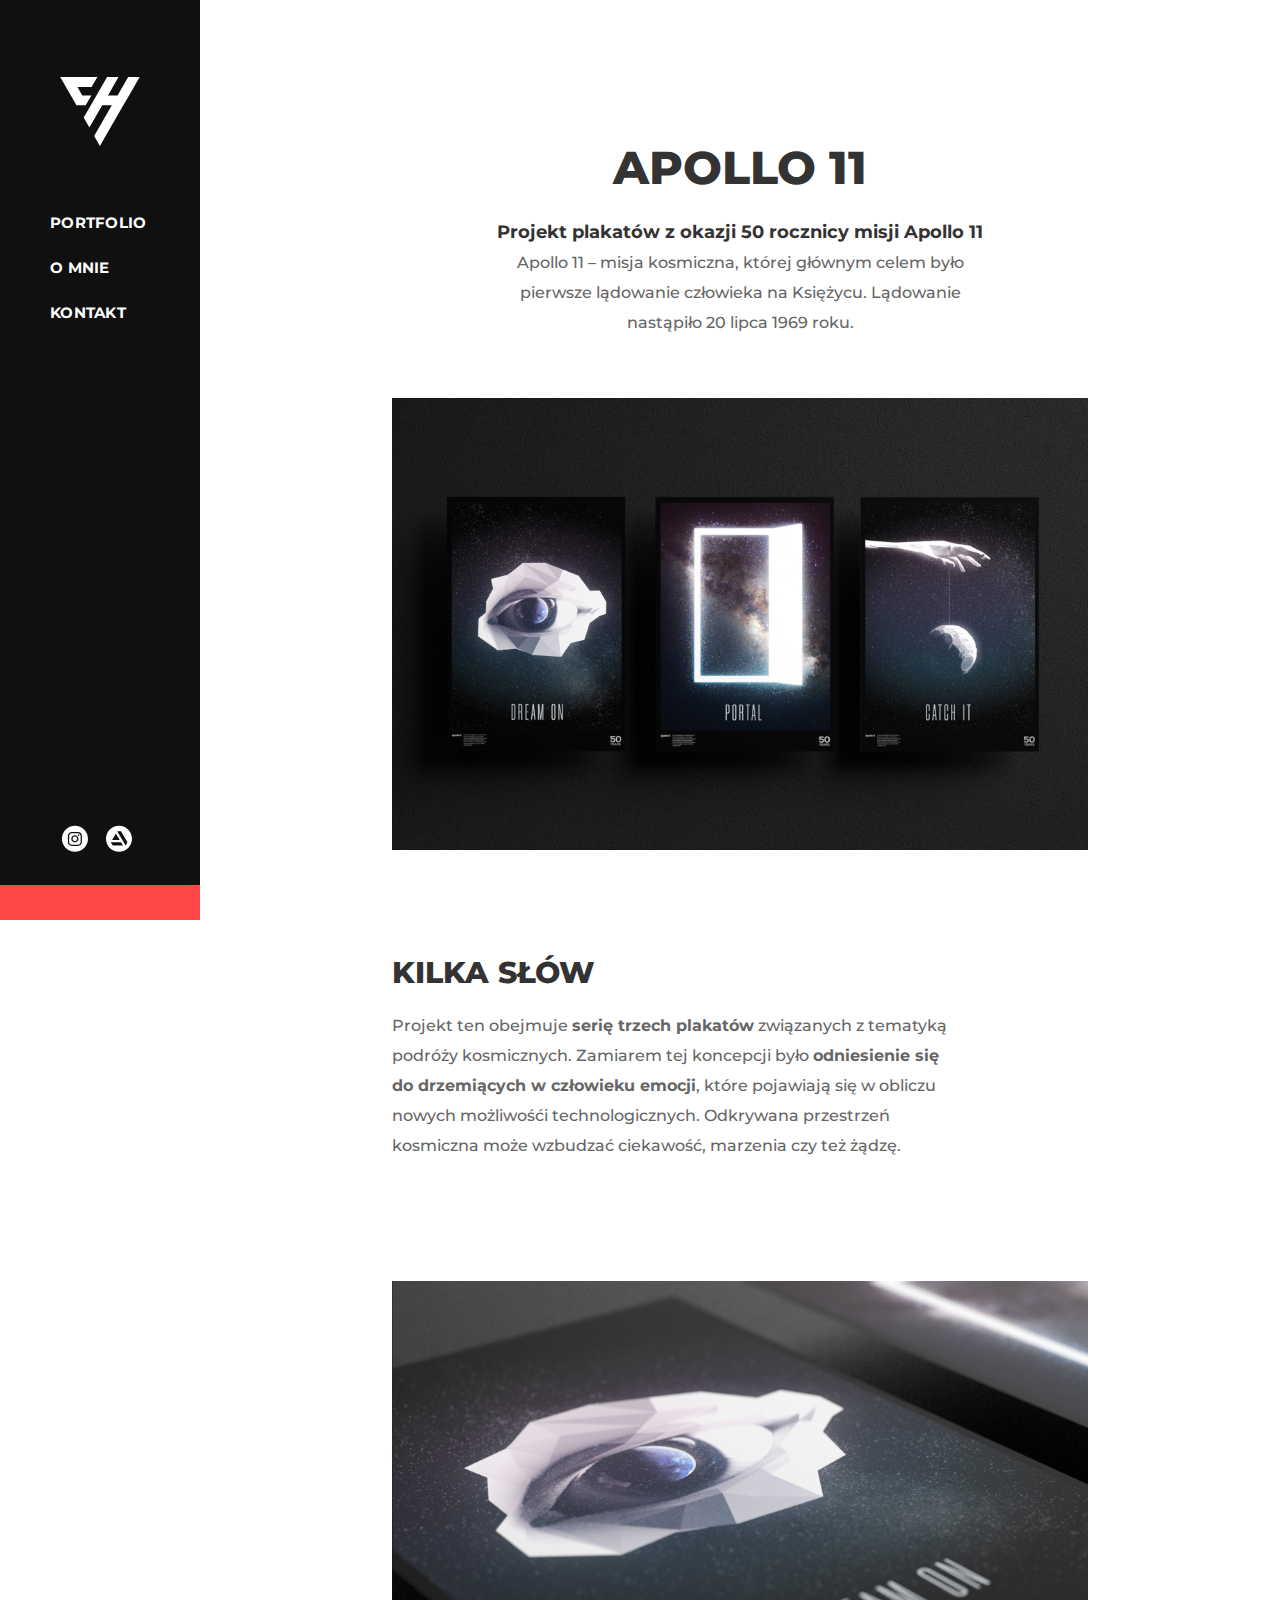
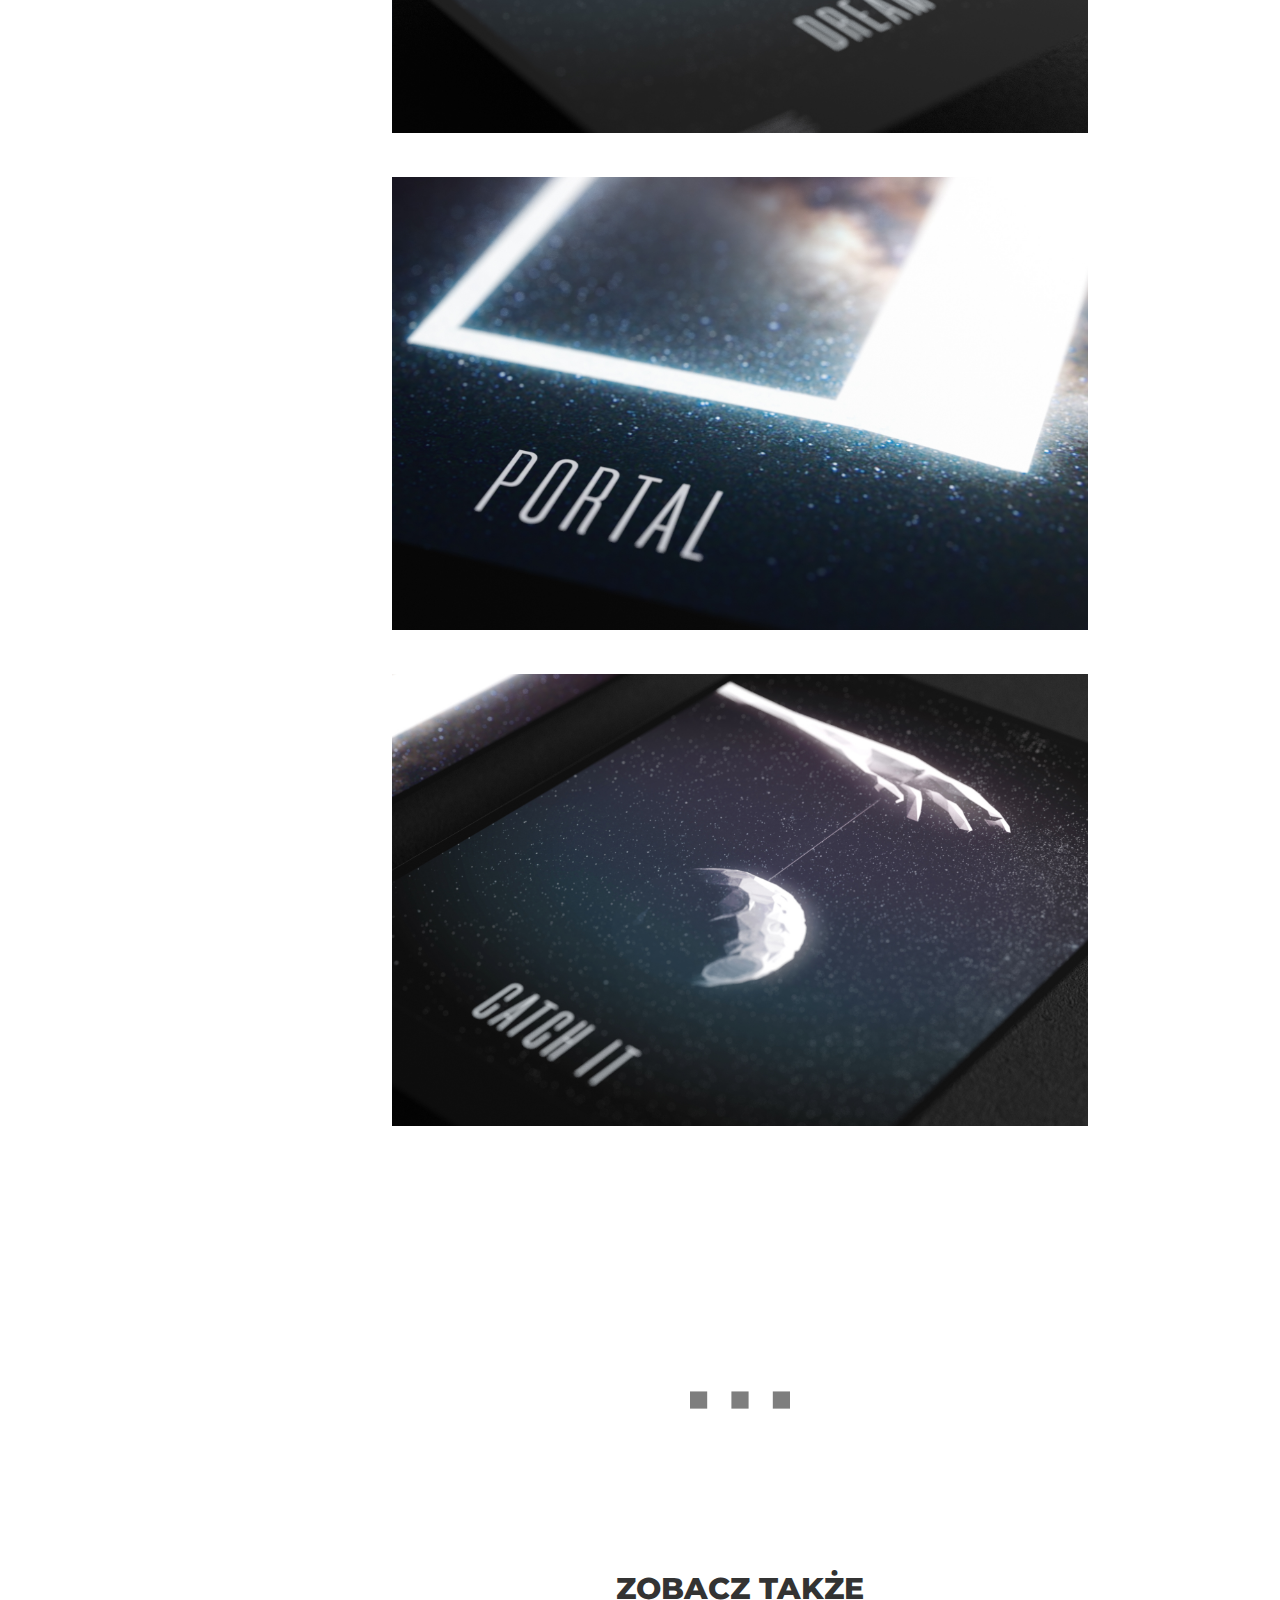
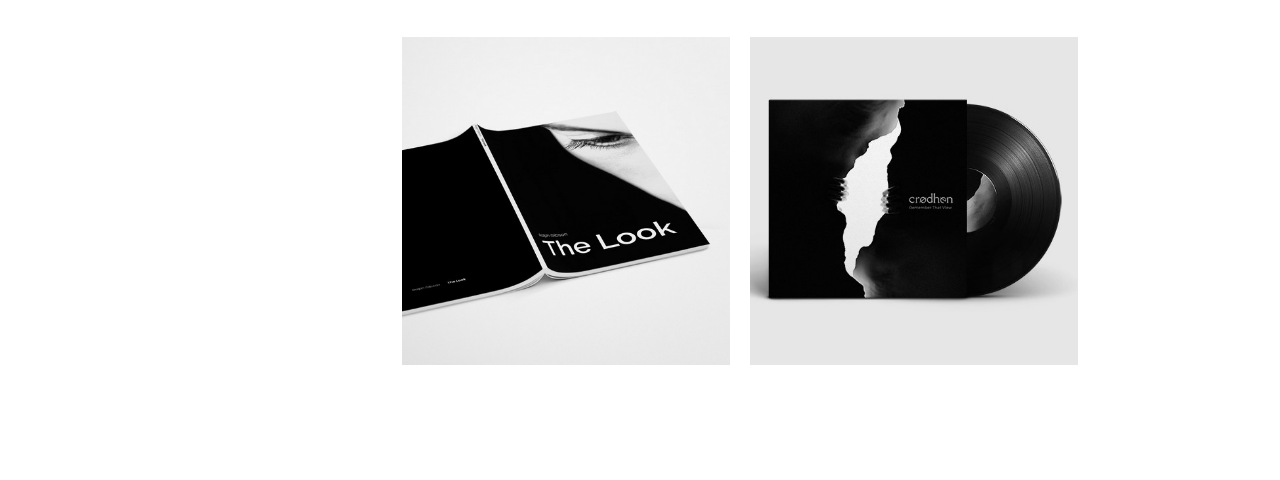
<file: kosmos.html>
<!DOCTYPE html>
<html lang="en">
<head>
    <meta charset="UTF-8">
    <meta name="viewport" content="width=device-width, initial-scale=1.0">
    <meta http-equiv="X-UA-Compatible" content="ie=edge">
    <script src="js/script.js"></script>
    <link rel="stylesheet" type="text/css" href="css/main.css">
    <link rel="stylesheet" type="text/css" href="css/projects.css">
    <link rel="icon" type="image/png" href="images/favicon-32x32.png" sizes="32x32" />
    <link rel="icon" type="image/png" href="images/favicon-160x160.png" sizes="160x160" />
    <link rel="apple-touch-icon" sizes="76x76" href="images/apple-touch-icon-76x76.png" />
    <link rel="apple-touch-icon" sizes="152x152" href="images/apple-touch-icon-152x152.png" />    
    <title>Rafał Chlebek UX / UI / Design</title>
</head>
<body>
<!-- Side navigation -->
<div class="sidenav" id="mySidenav">
    <a href="index.html"><img src="images/logo-ch-rev.svg" class="logo"></a>

    <div class="navlinks">
        <a href="index.html">Portfolio</a>
        <a href="about.html">O Mnie</a>
        <a href="kontakt.html">Kontakt</a>
    </div> 

    <div class="social">
        <a href="https://www.instagram.com/rafal.chlebek/" target="_blank"><img src="images/insta.svg"></a>
        <a href="https://www.artstation.com/k-brg" target="_blank"><img src="images/as.svg"></a>
    </div>

    <a href="javascript:void(0);" class="hamburger" onclick="addResponsive()">
        <img src="images/hamburger.svg">
    </a>
    <div class="accent"></div>
</div>

<!-- Page content -->
<div class="main">
    <div class="content">
        <div class="proheader">
            <h1>Apollo 11</h1>
            <h3>Projekt plakatów z okazji 50 rocznicy misji Apollo 11</h3>
            <p>Apollo 11 – misja kosmiczna, której głównym celem było pierwsze lądowanie człowieka na Księżycu. 
                Lądowanie nastąpiło 20 lipca 1969 roku.</p>
        </div>
        <div class="proimg"><img src="images/kosmos/trio.jpg"></div>
        <span class="spacersmall"></span>
        <div class="proabout">
            <h2>Kilka słów</h2>
            <p>Projekt ten obejmuje <b>serię trzech plakatów</b> związanych z tematyką podróży kosmicznych. 
               Zamiarem tej koncepcji było <b>odniesienie się do drzemiących w człowieku emocji</b>, które pojawiają się w obliczu
                nowych możliwośći technologicznych. Odkrywana przestrzeń kosmiczna może wzbudzać ciekawość, marzenia czy też żądzę.
            </p>
        </div>
        <span class="spacersmall"></span>
        <div class="img-container">
            <img src="images/kosmos/1.jpg">
            <img src="images/kosmos/2.jpg">
            <img src="images/kosmos/3.jpg">
        </div>
        <span class="spacer"></span>

        <img class="dots" src="images/dots.svg">

        <span class="spacer"></span>
        <h2 style="text-align: center;">Zobacz także</h2>
        <section class="nextprocolumns">
            <div class="nextprocolumn">
                <a href="fotoalbum.html">
                    <div class="container">
                        <img src="images/thumbnails/fotoalbum.jpg" alt="Avatar" class="image" style="width:100%">
                        <div class="middle">
                            <div class="text">Ralph Gibson</div>
                            <div class="subtext">Projekt albumu fotograficznego</div>
                            <div class="subtext2"><b>#design</b></div>
                        </div>
                    </div>
                </a>
            </div>
            
            <div class="nextprocolumn">
                <a href="crodhen.html">
                    <div class="container">
                    <img src="images/thumbnails/crodhen.jpg" alt="Avatar" class="image" style="width:100%">
                        <div class="middle">
                            <div class="text">Crodhen</div>
                            <div class="subtext">Projekt albumu muzycznego</div>
                            <div class="subtext2"><b>#design</b></div>
                        </div>
                    </div>
                </a>
            </div>
        </section>	
        <span class="spacer"></span>
    </div>
</div> 
<div class="accent-mobile"></div>
</body>
</html>
</file>
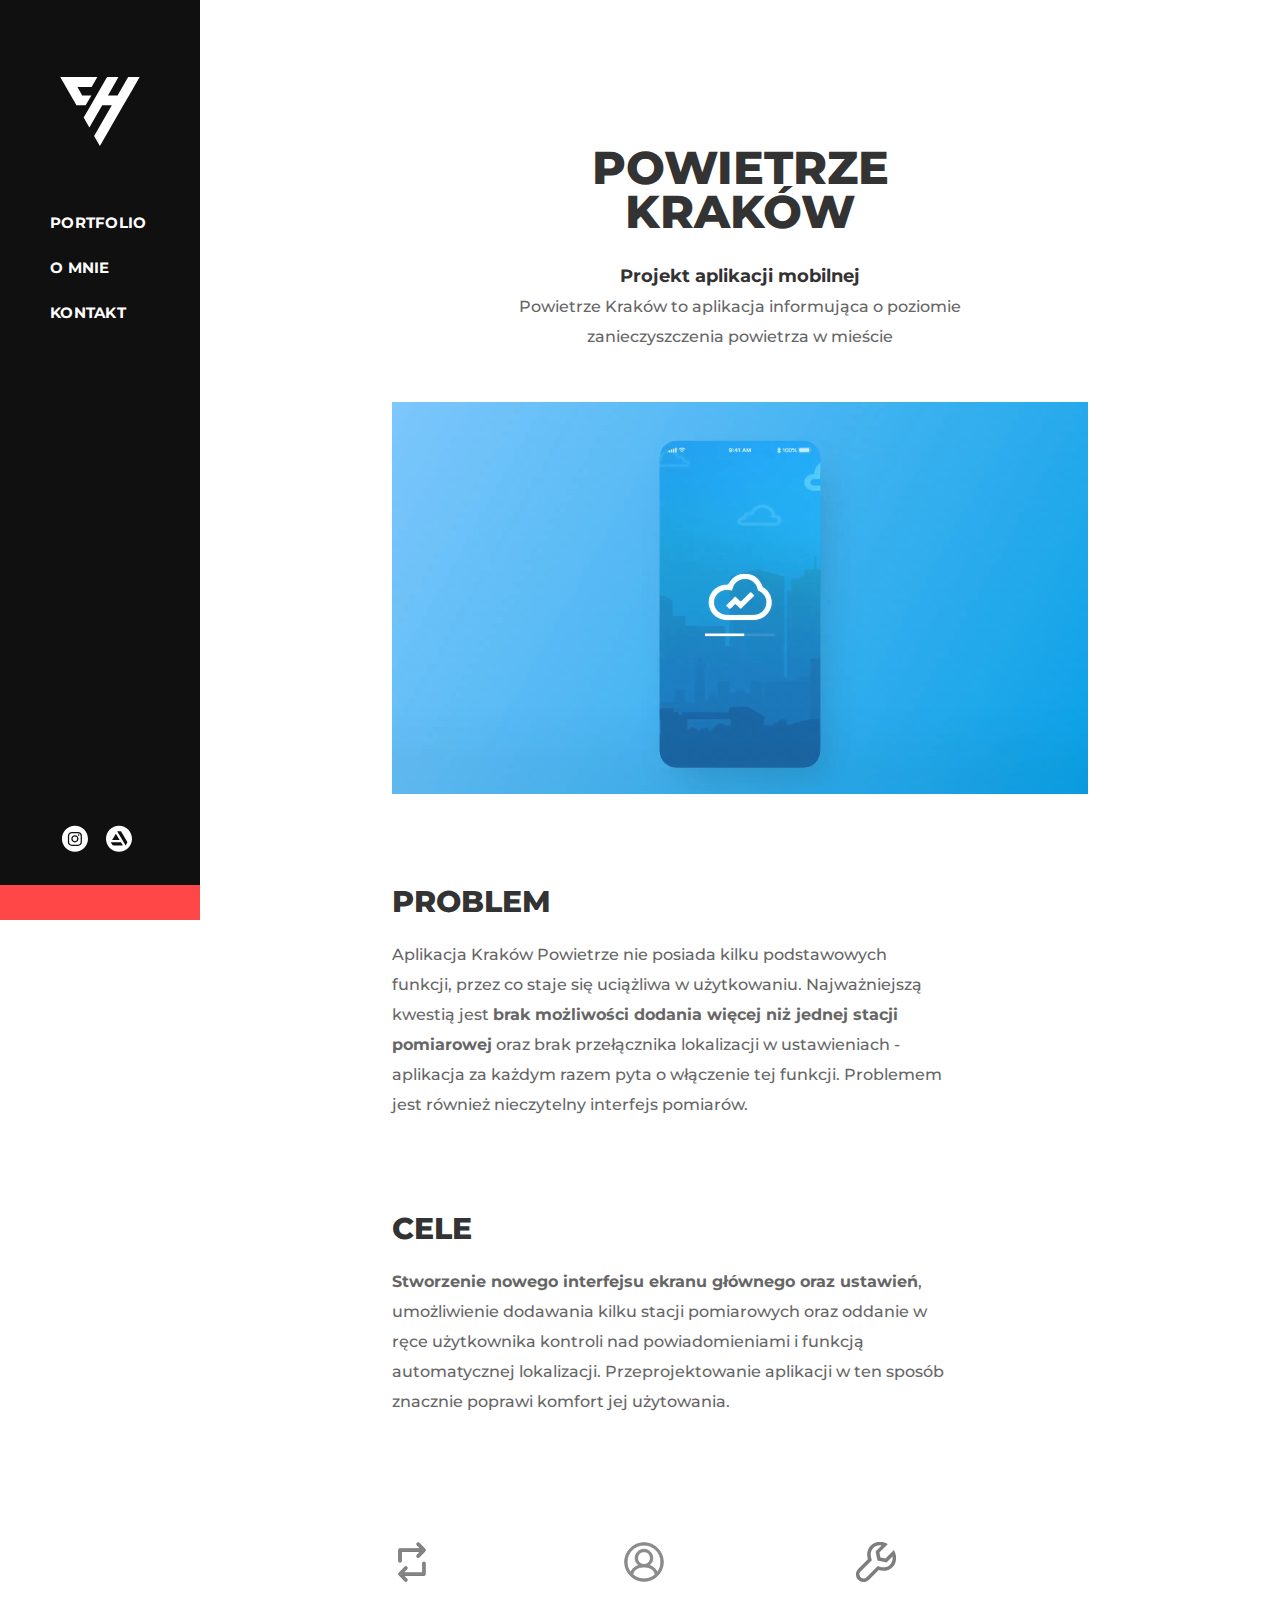
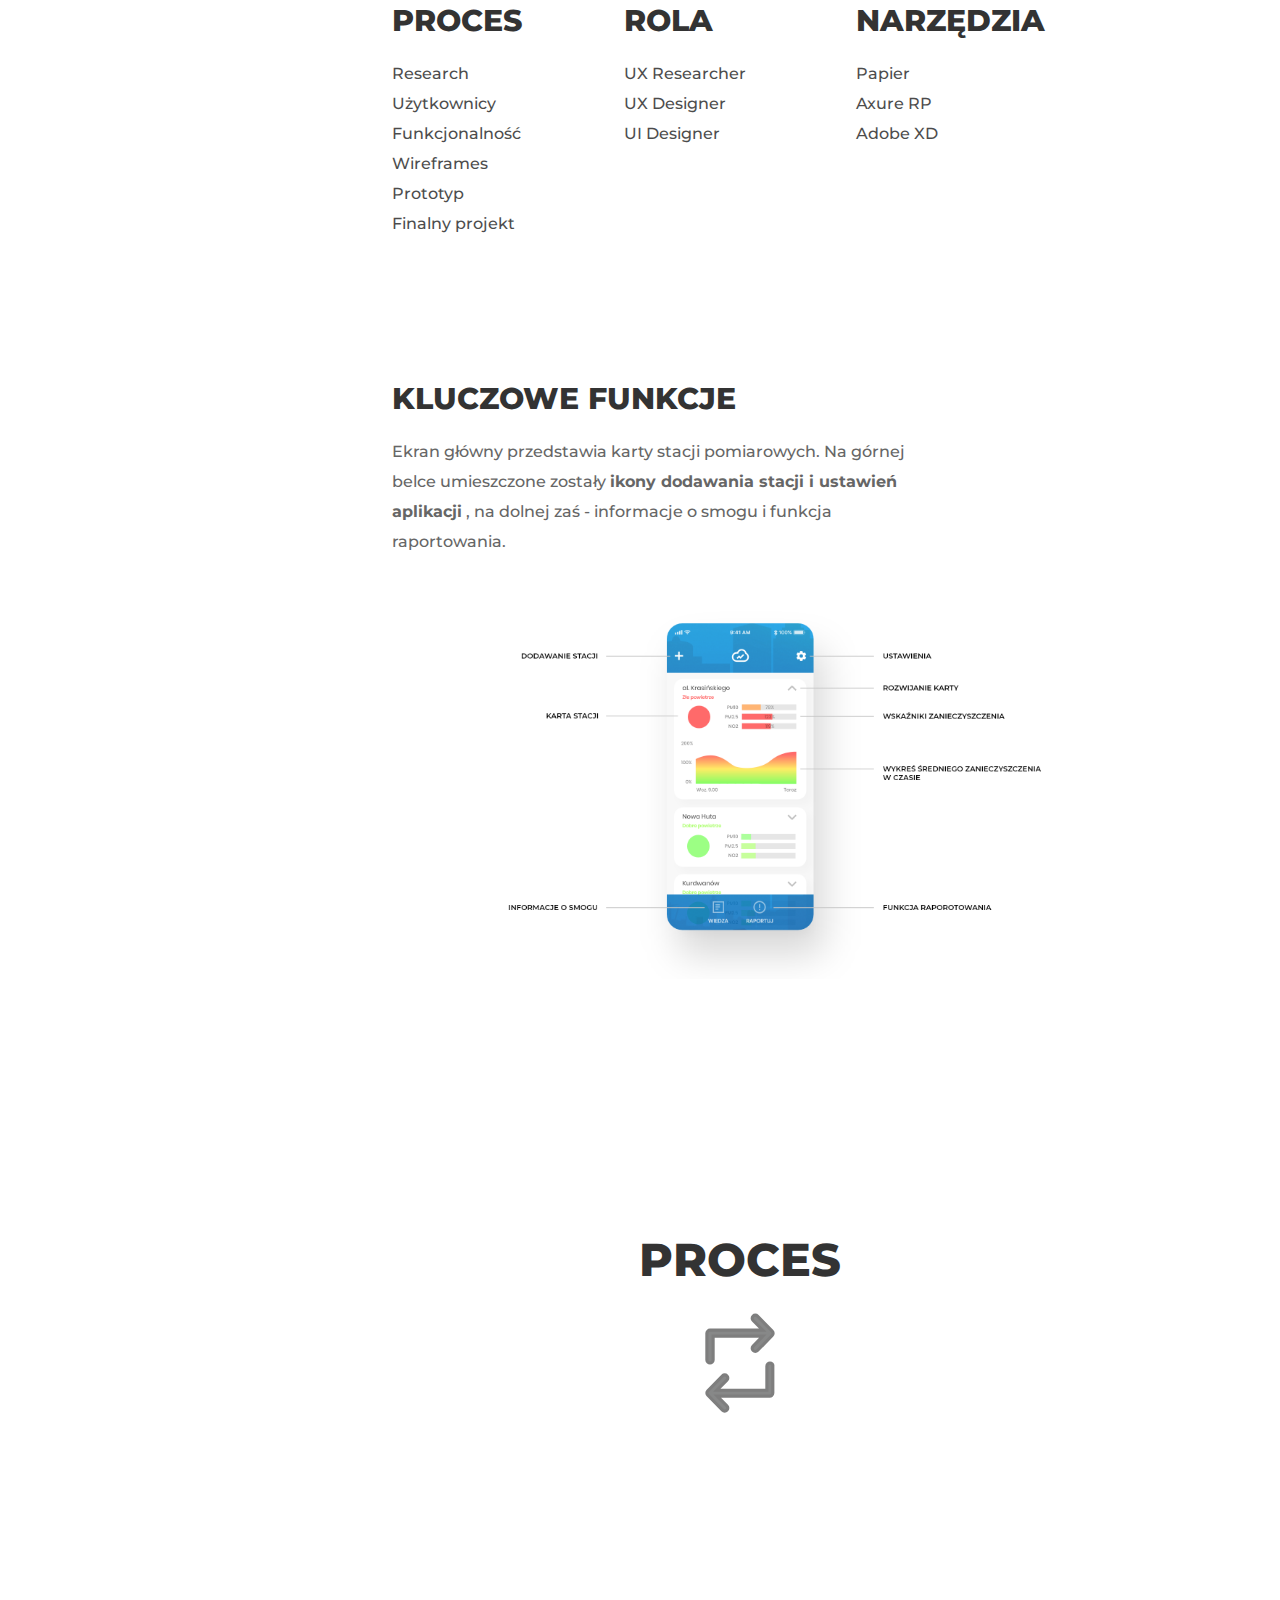
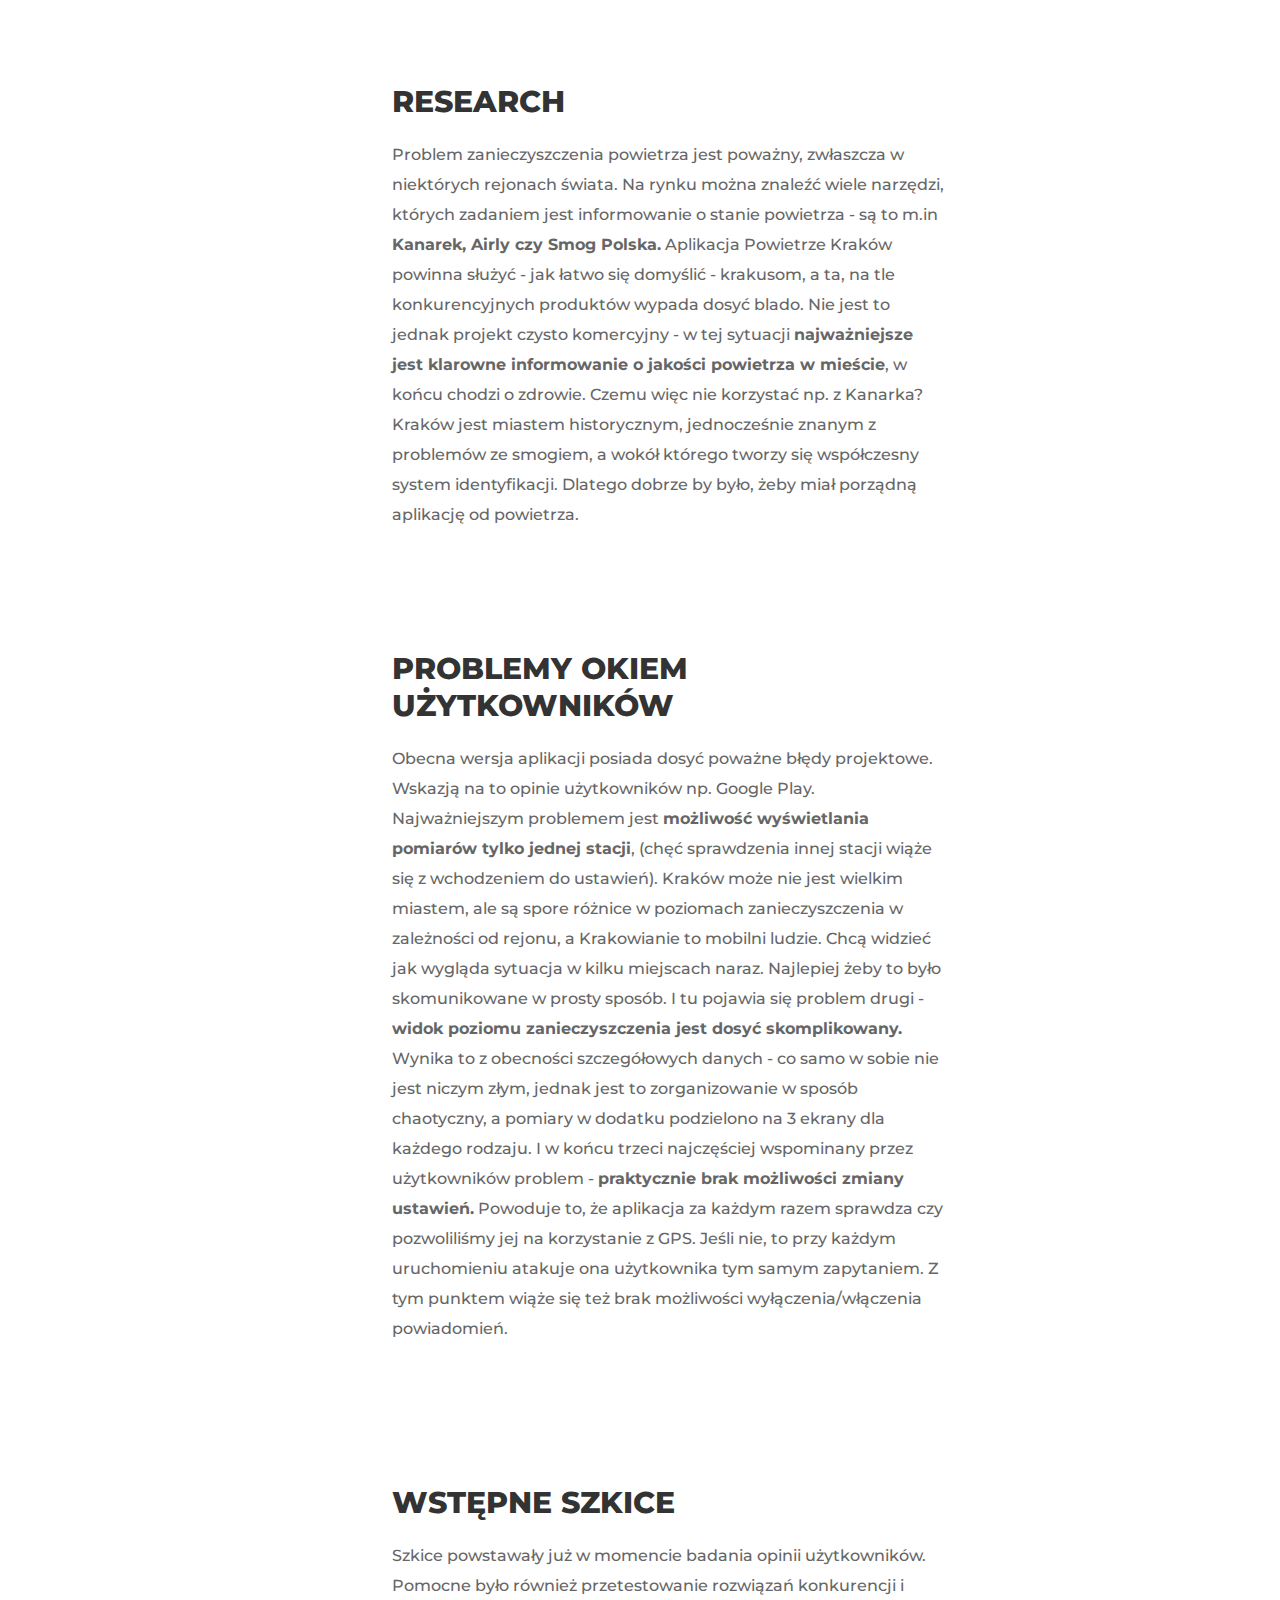
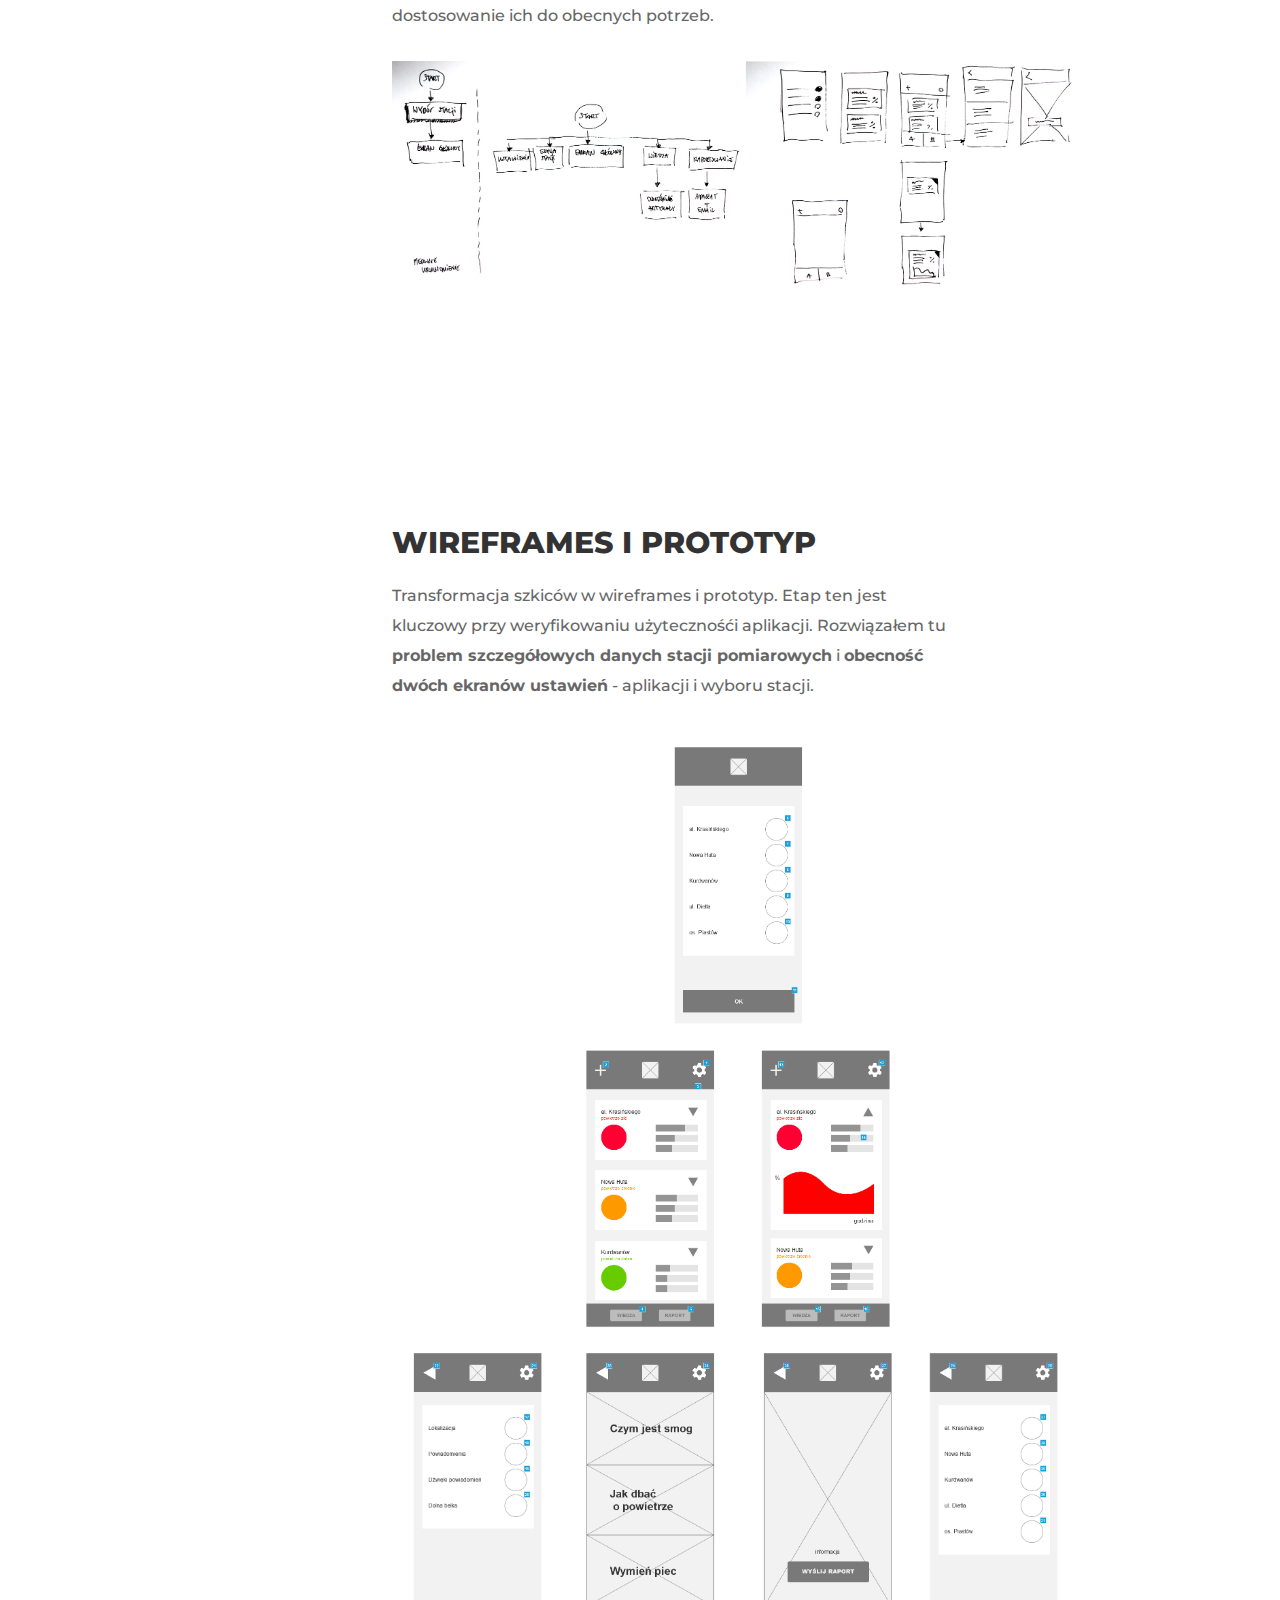
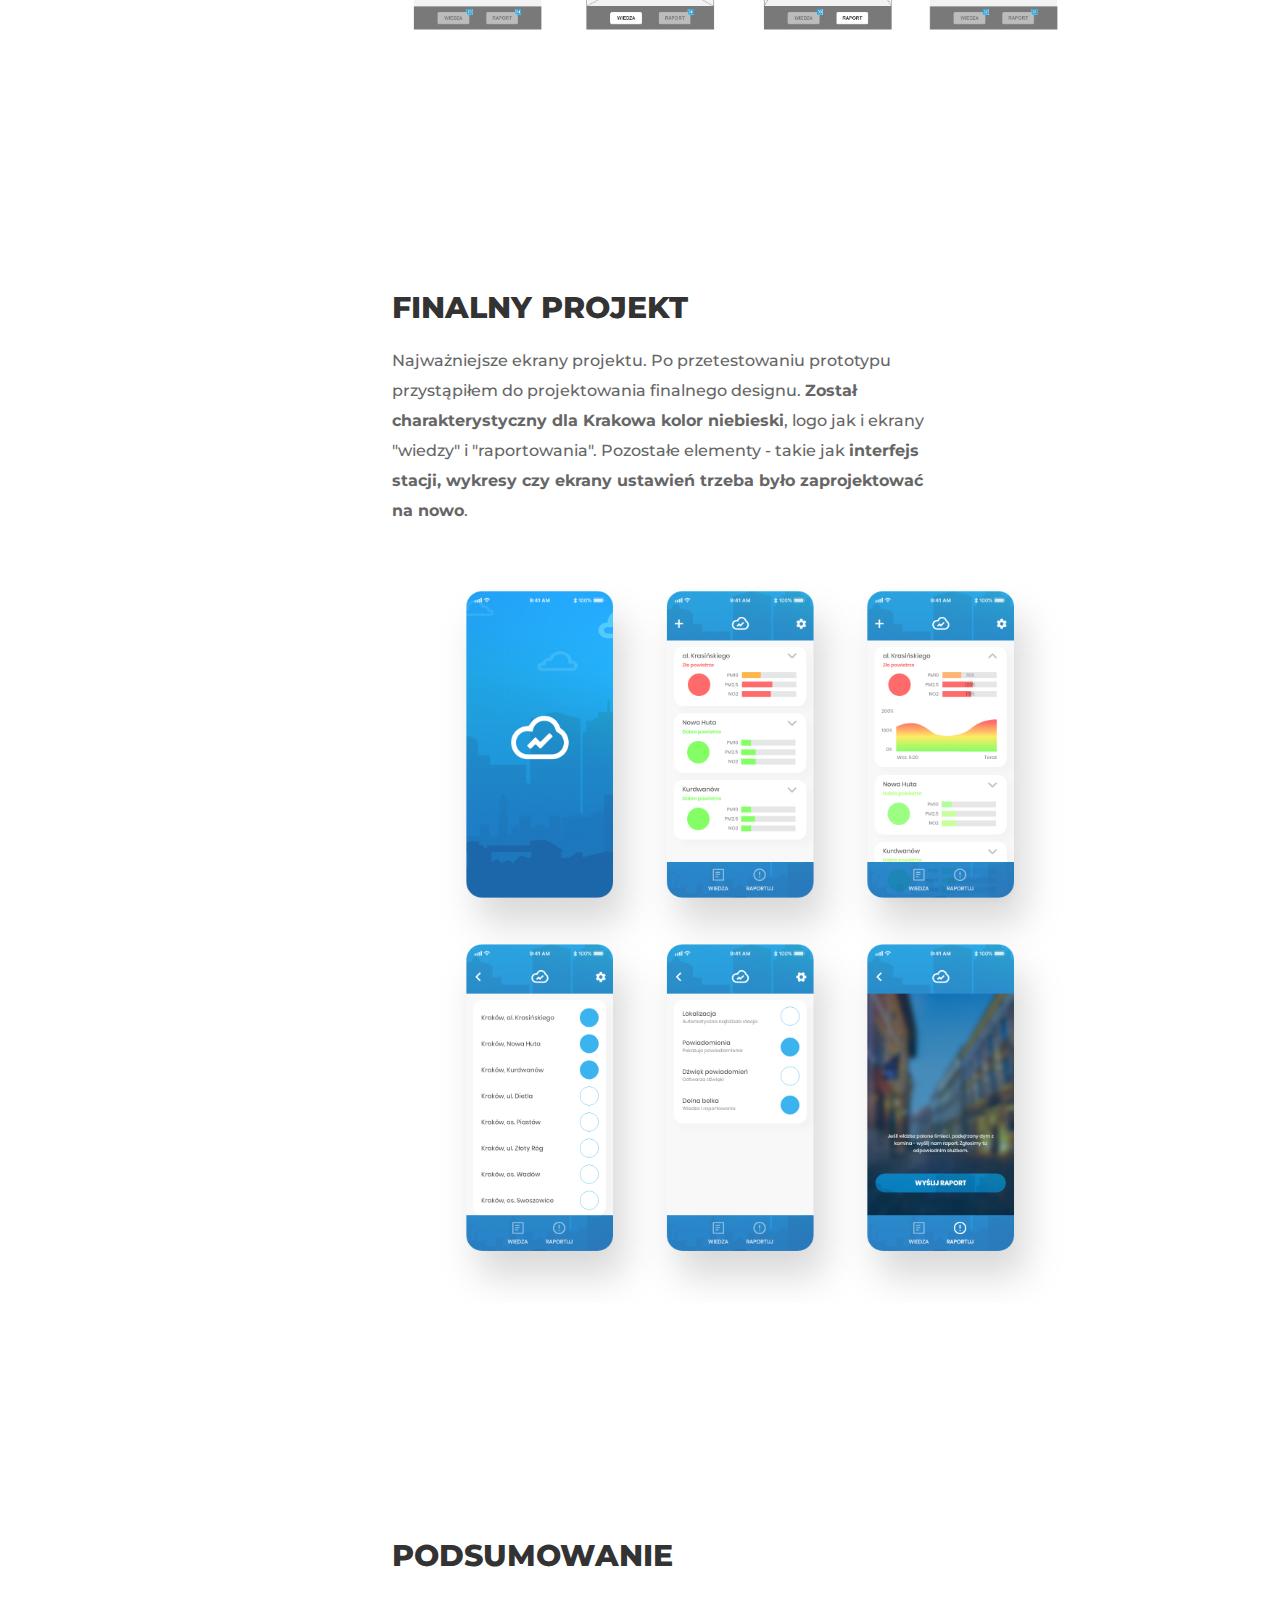
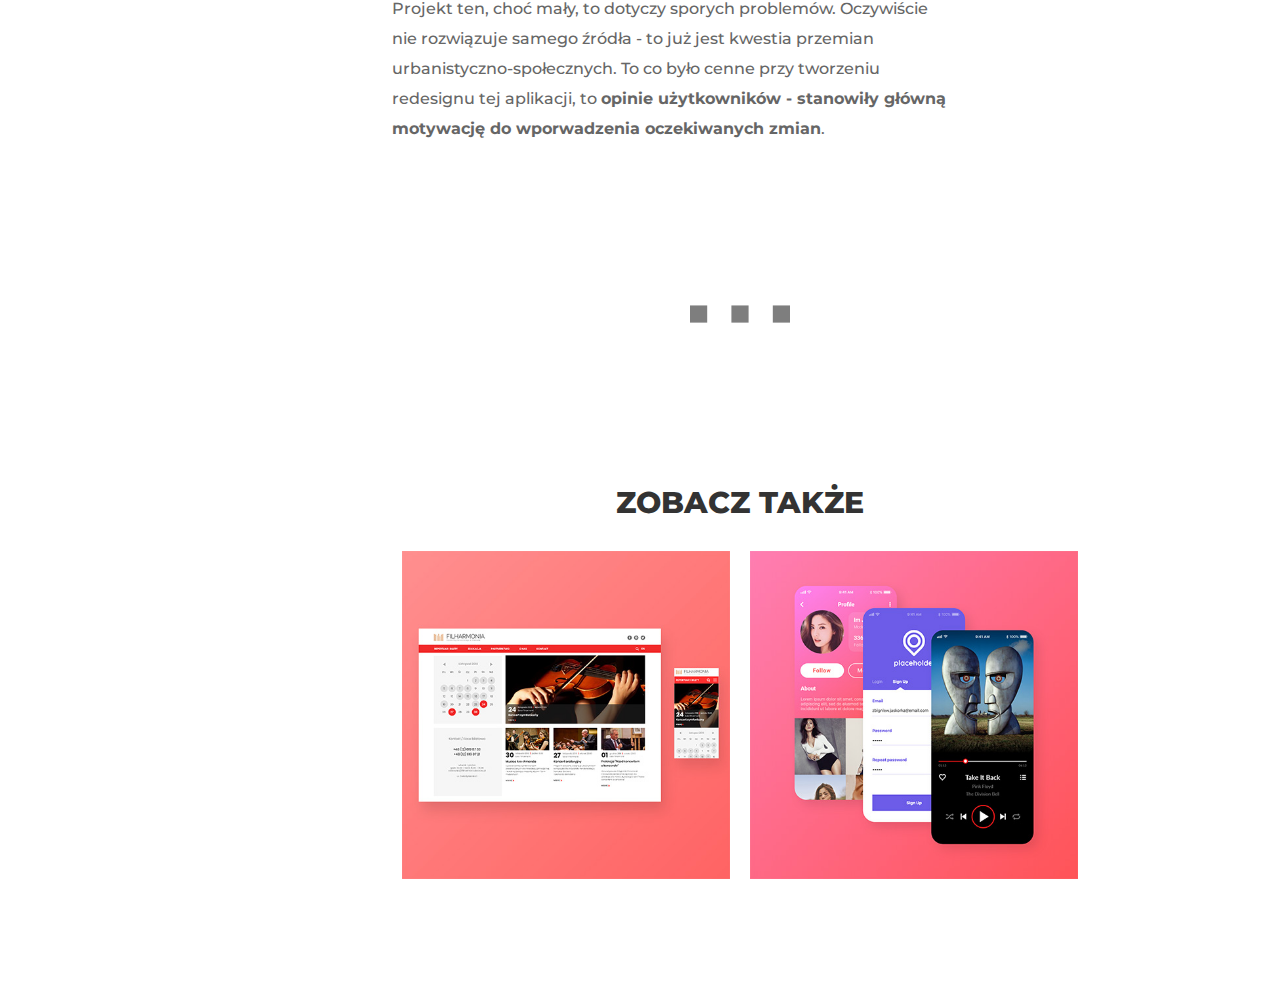
<file: smog.html>
<!DOCTYPE html>
<html lang="en">
<head>
    <meta charset="UTF-8">
    <meta name="viewport" content="width=device-width, initial-scale=1.0">
    <meta http-equiv="X-UA-Compatible" content="ie=edge">
    <script src="js/script.js"></script>
    <link rel="stylesheet" type="text/css" href="css/main.css">
    <link rel="stylesheet" type="text/css" href="css/projects.css">
    <link rel="icon" type="image/png" href="images/favicon-32x32.png" sizes="32x32" />
    <link rel="icon" type="image/png" href="images/favicon-160x160.png" sizes="160x160" />
    <link rel="apple-touch-icon" sizes="76x76" href="images/apple-touch-icon-76x76.png" />
    <link rel="apple-touch-icon" sizes="152x152" href="images/apple-touch-icon-152x152.png" />    
    <title>Rafał Chlebek UX / UI / Design</title>
</head>
<body>
<!-- Side navigation -->
<div class="sidenav" id="mySidenav">
    <a href="index.html"><img src="images/logo-ch-rev.svg" class="logo"></a>

    <div class="navlinks">
        <a href="index.html">Portfolio</a>
        <a href="about.html">O Mnie</a>
        <a href="kontakt.html">Kontakt</a>
    </div> 

    <div class="social">
        <a href="https://www.instagram.com/rafal.chlebek/" target="_blank"><img src="images/insta.svg"></a>
        <a href="https://www.artstation.com/k-brg" target="_blank"><img src="images/as.svg"></a>
    </div>

    <a href="javascript:void(0);" class="hamburger" onclick="addResponsive()">
        <img src="images/hamburger.svg">
    </a>
    <div class="accent"></div>
</div>

<!-- Page content -->
<div class="main">
    <div class="content">
        <div class="proheader">
            <h1>Powietrze Kraków</h1>
            <h3>Projekt aplikacji mobilnej</h3>
            <p>Powietrze Kraków to aplikacja informująca o poziomie zanieczyszczenia powietrza w mieście</p>
        </div>
        <div class="proimg"><video controls muted autoplay loop poster="images/smog/smog-apka-placeholder.png"><source src="images/smog/smog-apka.mp4" type="video/mp4"></video></div>
        <span class="spacersmall"></span>
        <div class="proabout">
            <h2>Problem</h2>
            <p>Aplikacja Kraków Powietrze nie posiada kilku podstawowych funkcji, przez co staje się uciążliwa w użytkowaniu. 
                Najważniejszą kwestią jest <b>brak możliwości dodania więcej niż jednej stacji pomiarowej</b> oraz brak przełącznika 
                lokalizacji w ustawieniach - aplikacja za każdym razem pyta o włączenie tej funkcji. 
                Problemem jest również nieczytelny interfejs pomiarów.</p>
            <span class="spacersmall"></span>
            <h2>Cele</h2>
            <p><b>Stworzenie nowego interfejsu ekranu głównego oraz ustawień</b>, umożliwienie dodawania kilku stacji 
                pomiarowych oraz oddanie w ręce użytkownika kontroli nad powiadomieniami i funkcją automatycznej lokalizacji. 
                Przeprojektowanie aplikacji w ten sposób znacznie poprawi komfort jej użytowania. </p>
        </div>
        <span class="spacer"></span>
        <section class="columns">
            <div class="column">
                <img class="procesicon" src="images/process.svg">
                <h2>Proces</h2>
                <ul>
                    <li>Research</li>
                    <li>Użytkownicy</li>
                    <li>Funkcjonalność</li>
                    <li>Wireframes</li>
                    <li>Prototyp</li>
                    <li>Finalny projekt</li>
                </ul>
            </div>
            
            <div class="column">
                <img class="procesicon" src="images/profile.svg">
                <h2>Rola</h2>
                <ul>
                    <li>UX Researcher</li>
                    <li>UX Designer</li>
                    <li>UI Designer</li>
                </ul>
            </div>
            
            <div class="column">
                <img class="procesicon" src="images/tools.svg">
                <h2>Narzędzia</h2>
                <ul>
                    <li>Papier</li>
                    <li>Axure RP</li>
                    <li>Adobe XD</li>
                </ul>
            </div>
        </section>	
        <span class="spacer"></span>

        <div class="proabout">
            <h2>Kluczowe funkcje</h2>
            <P>Ekran główny przedstawia karty stacji pomiarowych. Na górnej belce umieszczone zostały <B>ikony 
                    dodawania stacji i ustawień aplikacji</B> , na dolnej zaś - informacje o smogu i funkcja raportowania.
            </P>
         </div>
        <div class="proimg"><img src="images/smog/apka-kluczowe.png"></div>
        <span class="spacer"></span>
        <span class="spacer"></span>

        <div class="proheader">
            <h1>Proces</h1>
            <img class="dots" src="images/process.svg">
        </div>

        <span class="spacer"></span>
        <span class="spacer"></span>
        <div class="proabout">
            <h2>Research</h3>
            <p>Problem zanieczyszczenia powietrza jest poważny, zwłaszcza w niektórych rejonach świata. 
                Na rynku można znaleźć wiele narzędzi, których zadaniem jest informowanie o stanie powietrza - 
                są to m.in <b>Kanarek, Airly czy Smog Polska.</b> Aplikacja Powietrze Kraków powinna służyć - 
                jak łatwo się domyślić - krakusom, a ta, na tle konkurencyjnych produktów wypada dosyć blado. 
                Nie jest to jednak projekt czysto komercyjny - w tej sytuacji <b>najważniejsze jest klarowne 
                informowanie o jakości powietrza w mieście</b>, w końcu chodzi o zdrowie. Czemu więc nie 
                korzystać np. z Kanarka? Kraków jest miastem historycznym, jednocześnie znanym z problemów 
                ze smogiem, a wokół którego tworzy się współczesny system identyfikacji. Dlatego dobrze by 
                było, żeby miał porządną aplikację od powietrza.</p>
            <span class="spacer"></span>
            <h2>Problemy okiem użytkowników</h2>
            <p>Obecna wersja aplikacji posiada dosyć poważne błędy projektowe. Wskazją na to opinie 
                użytkowników np. Google Play. Najważniejszym problemem jest <b>możliwość wyświetlania pomiarów tylko 
                jednej stacji</b>, (chęć sprawdzenia innej stacji wiąże się z wchodzeniem do ustawień). Kraków może nie 
                jest wielkim miastem, ale są spore różnice w poziomach zanieczyszczenia w zależności 
                od rejonu, a Krakowianie to mobilni ludzie. Chcą widzieć jak wygląda sytuacja w kilku 
                miejscach naraz. Najlepiej żeby to było skomunikowane w prosty sposób. I tu pojawia się 
                problem drugi - <b>widok poziomu zanieczyszczenia jest dosyć skomplikowany.</b> Wynika to 
                z obecności szczegółowych danych - co samo w sobie nie jest niczym złym, jednak 
                jest to zorganizowanie w sposób chaotyczny, a pomiary w dodatku podzielono 
                na 3 ekrany dla każdego rodzaju. I w końcu trzeci najczęściej wspominany przez użytkowników 
                problem - <b>praktycznie brak możliwości zmiany ustawień.</b> Powoduje to, że aplikacja za każdym 
                razem sprawdza czy pozwoliliśmy jej na korzystanie z GPS. Jeśli nie, to przy każdym uruchomieniu 
                atakuje ona użytkownika tym samym zapytaniem. Z tym punktem wiąże się też brak możliwości 
                wyłączenia/włączenia powiadomień.</p>
        </div>
        <span class="spacer"></span>

        
        <div class="proabout">
            <h2>Wstępne szkice</h2>
            <p>Szkice powstawały już w momencie badania opinii użytkowników. Pomocne było również przetestowanie rozwiązań konkurencji i 
                dostosowanie ich do obecnych potrzeb.
            </p>
        </div>
        <div class="proimg"><img src="images/smog/sketches.jpg"></div>
        <span class="spacer"></span>
        <span class="spacer"></span>

        
        <div class="proabout">
            <h2>Wireframes i prototyp</h2>
            <p>Transformacja szkiców w wireframes i prototyp. Etap ten jest kluczowy przy weryfikowaniu użytecznośći aplikacji.
                Rozwiązałem tu <b>problem szczegółowych danych stacji pomiarowych</b> i <b>obecność dwóch ekranów ustawień</b> - aplikacji i wyboru stacji.
            </p>
        </div>
        <div class="proimg"><img src="images/smog/smog-wireframe.png"></div>
        <span class="spacer"></span>
        <span class="spacer"></span>

        
        <div class="proabout">
            <h2>Finalny projekt</h2>
            <p>Najważniejsze ekrany projektu. Po przetestowaniu prototypu przystąpiłem do projektowania finalnego designu.
                <b>Został charakterystyczny dla Krakowa kolor niebieski</b>, logo jak i ekrany "wiedzy" i "raportowania". Pozostałe elementy -
                takie jak <b>interfejs stacji, wykresy czy ekrany ustawień trzeba było zaprojektować na nowo</b>.

            </p>
        </div>
        <div class="proimg"><img src="images/smog/apka-final.png"></div>
        <span class="spacer"></span>
        <span class="spacer"></span>

        <div class="proabout">
            <h2>Podsumowanie</h2>
            <p>Projekt ten, choć mały, to dotyczy sporych problemów. Oczywiście nie rozwiązuje samego źródła - to już jest kwestia 
                przemian urbanistyczno-społecznych. To co było cenne przy tworzeniu redesignu tej aplikacji, to <b>opinie użytkowników - 
                stanowiły główną motywację do wporwadzenia oczekiwanych zmian</b>.
            </p>
        </div>
        <span class="spacer"></span>

        <img class="dots" src="images/dots.svg">

        <span class="spacer"></span>
        <h2 style="text-align: center;">Zobacz także</h2>
        <section class="nextprocolumns">
            <div class="nextprocolumn">
                <a href="filharmonia.html">
                    <div class="container">
                        <img src="images/thumbnails/filharmonia2.jpg" alt="Avatar" class="image" style="width:100%">
                        <div class="middle">
                            <div class="text">Filharmonia Krakowska</div>
                            <div class="subtext">Projekt strony internetowej</div>
                            <div class="subtext2"><b>#ux/ui</b></div>
                        </div>
                    </div>
                </a>
            </div>
            
            <div class="nextprocolumn">
                <a href="interfaces.html">
                    <div class="container">
                        <img src="images/thumbnails/various.jpg" alt="Avatar" class="image" style="width:100%">
                        <div class="middle">
                            <div class="text">Mikrointerakcje</div>
                            <div class="subtext">Kilka przykładów animacji w interfejsach</div>
                            <div class="subtext2"><b>#ux/ui</b></div>
                        </div>
                    </div>
                </a>
            </div>
        </section>	
        <span class="spacer"></span>
    </div> 
<div class="accent-mobile"></div>
</body>
</html>
</file>
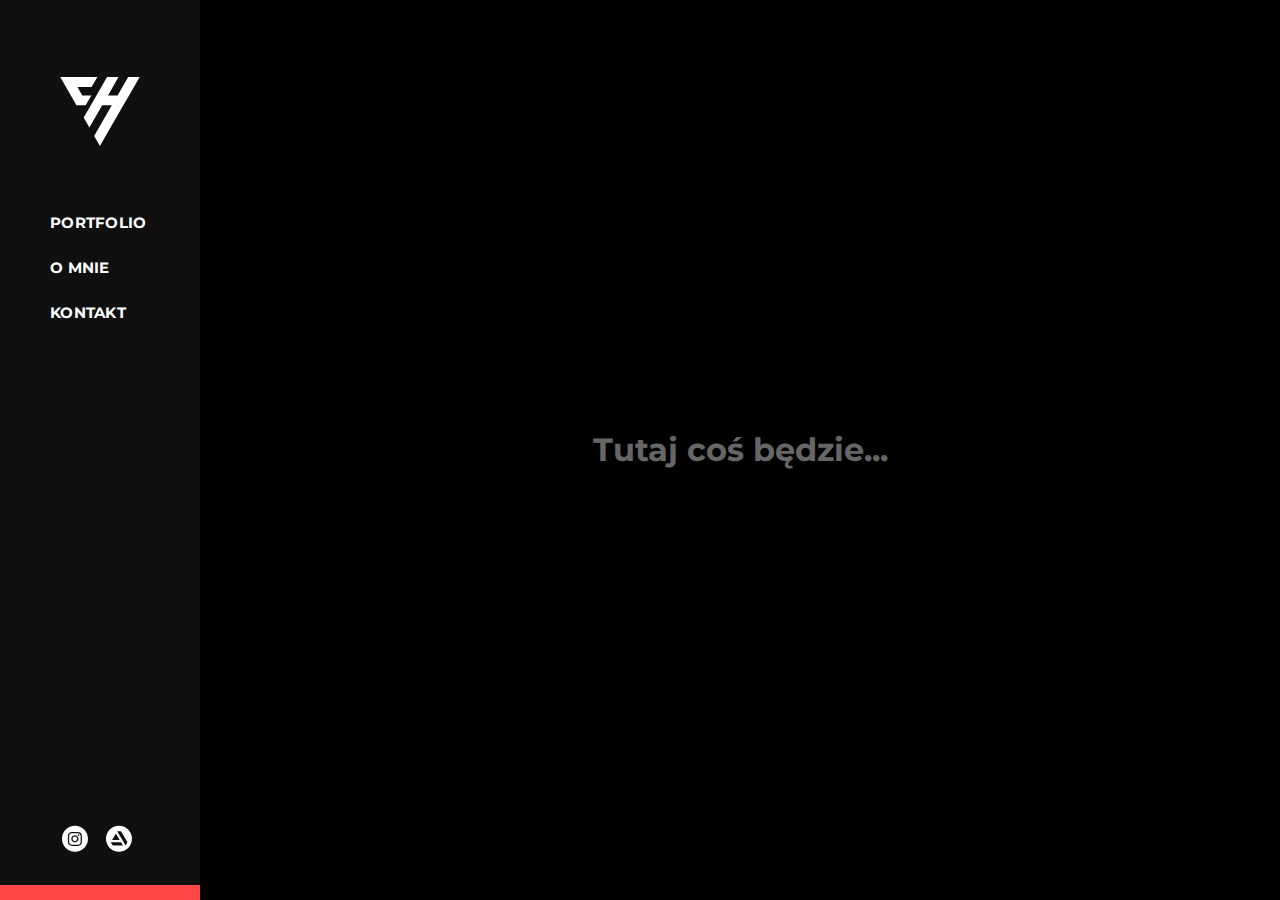
<file: soon.html>
<!DOCTYPE html>
<html lang="en">
<head>
    <meta charset="UTF-8">
    <meta name="viewport" content="width=device-width, initial-scale=1.0">
    <meta http-equiv="X-UA-Compatible" content="ie=edge">
    <script src="js/script.js"></script>
    <link rel="stylesheet" type="text/css" href="css/main.css">
    <link rel="stylesheet" type="text/css" href="">
    <link rel="icon" type="image/png" href="images/favicon-32x32.png" sizes="32x32" />
    <link rel="icon" type="image/png" href="images/favicon-160x160.png" sizes="160x160" />
    <link rel="apple-touch-icon" sizes="76x76" href="images/apple-touch-icon-76x76.png" />
    <link rel="apple-touch-icon" sizes="152x152" href="images/apple-touch-icon-152x152.png" />    
    <title>Rafał Chlebek Portfolio</title>

    <style type="text/css" media="screen">
    .soon {
    height: 100vh;
    position: relative;
    }

    .vertical-center {
    margin: 0;
    position: absolute;
    top: 50%;
    width: 100%;
    -ms-transform: translateY(-50%);
    transform: translateY(-50%);
    }

    h1 {
        color: white;
        text-align: center;
        opacity: .4;
    }

    @media screen and (max-width: 600px) {
        .soon {
            -ms-transform: translateY(-20%);
            transform: translateY(-20%);
        }
        h1 {
            padding: 20px;
        }
    }
    </style>
    <script type="text/javascript">
        var _paq = _paq || [];
        _paq.push(['trackPageView']);
        _paq.push(['enableLinkTracking']);
        (function() {
        var u="//stats37.mydevil.net/";
        _paq.push(['setTrackerUrl', u+'piwik.php']);
        _paq.push(['setSiteId', '24']);
        var d=document, g=d.createElement('script'), s=d.getElementsByTagName('script')[0];
        g.type='text/javascript'; g.async=true; g.defer=true; g.src=u+'piwik.js'; s.parentNode.insertBefore(g,s);
        })();
    </script>
</head>
<body>
<!-- Side navigation -->
<div class="sidenav" id="mySidenav">
    <a href="index.html"><img src="images/logo-ch-rev.svg" class="logo"></a>

    <div class="navlinks">
        <a href="index.html">Portfolio</a>
        <a href="about.html">O Mnie</a>
        <a href="kontakt.html">Kontakt</a>
    </div> 

    <div class="social">
        <a href="https://www.instagram.com/rafal.chlebek/" target="_blank"><img src="images/insta.svg"></a>
        <a href="https://www.artstation.com/k-brg" target="_blank"><img src="images/as.svg"></a>
    </div>

    <a href="javascript:void(0);" class="hamburger" onclick="addResponsive()">
        <img src="images/hamburger.svg">
    </a>
    <div class="accent"></div>
</div>

<div class="main">
        <div class="soon">
            <div class="vertical-center">
                <h1>Tutaj coś będzie...</h1>
            </div>
        </div>
</div> 
<div class="accent-mobile"></div>
</body>
</html>
</file>
<file: css/main.css>
@import url('https://fonts.googleapis.com/css?family=Montserrat:500,700,800');
body, html{
    font-family: 'Montserrat';
    margin: 0;
    background-color: rgb(0, 0, 0);
}

a {
  outline: transparent !important;
  text-decoration: none;
}

 /*
 /* The sidebar menu */
 .sidenav {
    height: 100%; /* Full-height: remove this if you want "auto" height */
    width: 200px; /* Set the width of the sidebar */
    position: fixed; /* Fixed Sidebar (stay in place on scroll) */
    z-index: 1; /* Stay on top */
    top: 0; /* Stay at the top */
    left: 0;
    background-color: #101010; /* Black */
    overflow-x: hidden; /* Disable horizontal scroll */
    padding-top: 20px;
}

.sidenav .accent {
    display: block;
    background-color: rgb(255, 71, 71);
    height: 35px;
    width: 100%;
    position: absolute;
    bottom: 0px;
}

.accent-mobile {
  display: none;
  background-color: rgb(255, 71, 71);
  height: 20px;
  width: 100%;
  position: fixed;
  bottom: 0px;
  z-index: 10000;
}

.sidenav .hamburger {
  display: none;
}

/* The navigation menu links */
.sidenav .navlinks a {
    padding: 13px 25% 13px 25%;
    margin: auto;
    width: 50%;
    text-decoration: none;
    font-size: 15px;
    color: #ffffff;
    display: block;
    text-align: left;
    letter-spacing: 0.02em;
    font-weight: 700;
    text-transform: uppercase;
    
}

.sidenav .logo {
    cursor: pointer;
    display: block;
    margin-left: auto;
    margin-right: auto;
    width: 40%;
    padding: 0px 0 0px 0;
    margin-top: 50px;
    margin-bottom: 50px;
}

.sidenav .social a {
  display: inline-block; /* Here */
  width: 30px;
  height: 30px;
  margin: 0 5px;
}

.sidenav .social {
  position: absolute;
  padding: 13px 0 13px 55px;
  margin: auto;
  width: 50%;
  bottom: 50px;
}


/* top nav media queries*/


/*
  @media screen and (min-width: 600px) {
    .topnav {
    display: none;
    }
  }
  */

/* When the screen is less than 600 pixels wide, hide all links, except for the first one ("Home"). Show the link that contains should open and close the topnav (.icon) */
@media screen and (max-width: 600px) {
  .sidenav {
    background-color: #101010;
    height: 50px; /* Full-height: remove this if you want "auto" height */
    width: 100%; /* Set the width of the sidebar */
    position: fixed; /* Fixed Sidebar (stay in place on scroll) */
    z-index: 1; /* Stay on top */
    top: 0; /* Stay at the top */
    left: 0;
    overflow-x: hidden; /* Disable horizontal scroll */
    padding-top: 20px;
    padding-bottom: 20px;
  }

  .main {
    margin-top: 90px !important;
    margin-left: 0px !important;
    width: 100%;
    overflow-x: hidden;
  }
  
  .social {
    display: none;
  }
 
  /*
  .sidenav .navlinks a:hover {
    background-color: rgb(255, 255, 255);
    color: black;
  }
  */

  /*
  .sidenav .hamburger:hover {
    background-color: rgb(0, 0, 0);
    color: black;
  }
  */
  
  /*
  .active {
    background-color: #4CAF50;
    color: white;
  }
  */
  
  .sidenav .navlinks a {display: none;}

  .sidenav .hamburger {
    float: right;
    display: block;
    width: 24px;
    margin-right: 35px;
    top: 17px;
  }
  
  .sidenav .logo {
    float: left;
    cursor: pointer;
    display: block;
    margin-left: auto;
    margin-right: auto;
    width: 48px;
    padding: 0px 0px 0px 0px;
    margin-top: 0px;
    margin-bottom: 0px;
    margin-left: 35px;
  }

}

/* The "responsive" class is added to the topnav with JavaScript when the user clicks on the icon. This class makes the topnav look good on small screens (display the links vertically instead of horizontally) */
@media screen and (max-width: 600px) {
  .accent-mobile{
    display: block;
  }
  .sidenav.responsive {
    position: relative;
    height: 100%; 
    width: 100%;
    position: fixed;
    z-index: 1; 
    top: 0;
    left: 0;
    overflow: hidden;
  }
  .sidenav.responsive a.hamburger {
    position: absolute;
    right: 0;
    top: 37px;
  }
  .sidenav.responsive .logo{
    cursor: pointer;
    display: block;
  }
  .sidenav.responsive .navlinks a {
    float: none;
    display: block;
    padding-left: 30px;
    padding-right: 30px;
    padding-bottom: 15px;
    padding-top: 15px;
    display: block;
    text-align: center;
    text-decoration: none;
    font-size: 1.25em;
  }
  .sidenav.responsive .navlinks{
    padding-top: 80px;
  }

  .sidenav.responsive .navlinks {
    animation: fadein .5s ease;
    -moz-animation: fadein .5s ease; /* Firefox */
    -webkit-animation: fadein .5s ease; /* Safari and Chrome */
    -o-animation: fadein .5s ease; /* Opera */
}
  .sidenav.responsive .social{
    display: block;
    position: fixed;
    padding: 0px 0px 0px 30px;
    bottom: 50px;
    
    animation: fadein .5s ease;
    -moz-animation: fadein .5s ease; /* Firefox */
    -webkit-animation: fadein .5s ease; /* Safari and Chrome */
    -o-animation: fadein .5s ease; /* Opera */
  }

  .sidenav .accent {
    display: none;
  }

}


/* When you mouse over the navigation links, change their color 
.sidenav a:hover {
    color: #ff8181;
} */

/* Style page content */
.main {
    margin-left: 200px; /* Same as the width of the sidebar */
    padding: 0px 0px;
    background-color: rgb(0, 0, 0);
} 


/*Grid content*/


.main .row .column img, video {
    display: block;
    max-width: 100%;
    height: auto;
    cursor: pointer;
  }

.row {
    display: flex;
    flex-wrap: wrap;
    /*padding: 0 15px;*/
    padding: 0 0px;
  }
  
  /* Create four equal columns that sits next to each other */
  .column {
    flex: 30%;
    max-width: 100%;
    /*padding: 0 15px;*/
    padding: 0 0px;
  }
  
  .column img {
    margin-top: 0px;
    vertical-align: middle;
  }
  
  /* Responsive layout - makes a two column-layout instead of four columns */
  @media screen and (max-width: 1000px) {
    .column {
      flex: 50%;
      max-width: 50%;
    }

  }
  
  /* Responsive layout - makes the two columns stack on top of each other instead of next to each other */
  @media screen and (max-width: 600px) {
    .column {
      flex: 100%;
      max-width: 100%;
    }
  }

  /* nav hover effects*/
  .sidenav a {
    position:relative;
    z-index: 1;
  }
  .sidenav a:hover {
    color: rgb(255, 255, 255);
  }
  .sidenav .navlinks a:after {
    display: block;
    position: absolute;
    top: 0;
    left: 0;
    bottom: 0;
    right: 0;
    margin: auto;
    width: 100%;
    height: px;
    content: '.';
    color: transparent;
    /*background: rgb(42, 46, 255);*/
    background: rgb(255, 71, 71);
    visibility: none;
    opacity: 0;
    z-index: -1;
  }

  .sidenav a:hover:after {
    animation: fadein 0.3s;
    opacity: 1;
    visibility: visible;
    height: 100%;
  }

  /* fade in */
.main .row .column {
    animation: fadein 2s ease;
    -moz-animation: fadein 2s ease; /* Firefox */
    -webkit-animation: fadein 2s ease; /* Safari and Chrome */
    -o-animation: fadein 2s ease; /* Opera */
}

/* logo hover 
.sidenav .logo:hover { 
  z-index: 2;
  -webkit-transition: all 200ms ease-in;
  -webkit-transform: scale(1.1);
  -ms-transition: all 200ms ease-in;
  -ms-transform: scale(1.1);   
  -moz-transition: all 200ms ease-in;
  -moz-transform: scale(1.1);
  transition: all 200ms ease-in;
  transform: scale(1.1);
}

.sidenav .logo{
  -webkit-transition: all 200ms ease-in;
  -webkit-transform: scale(1); 
  -ms-transition: all 200ms ease-in;
  -ms-transform: scale(1); 
  -moz-transition: all 200ms ease-in;
  -moz-transform: scale(1);
  transition: all 200ms ease-in;
  transform: scale(1);    
}*/

/* social hover */
.sidenav .social a:hover { 
  z-index: 2;
  -webkit-transition: all 200ms ease-in;
  -webkit-transform: scale(1.2);
  -ms-transition: all 200ms ease-in;
  -ms-transform: scale(1.2);   
  -moz-transition: all 200ms ease-in;
  -moz-transform: scale(1.2);
  transition: all 200ms ease-in;
  transform: scale(1.2);
}

.sidenav .social a{
  -webkit-transition: all 200ms ease-in;
  -webkit-transform: scale(1); 
  -ms-transition: all 200ms ease-in;
  -ms-transform: scale(1); 
  -moz-transition: all 200ms ease-in;
  -moz-transform: scale(1);
  transition: all 200ms ease-in;
  transform: scale(1);    
}


@keyframes fadein {
    from {
        opacity:0;
    }
    to {
        opacity:1;
    }
}

@keyframes scale {
	from { transform: scale(0.7); }
  100% { transform: scale(1); }
}

/* image hover fx */
.container {
    position: relative;
    width: 100%;
}

.image, video {
  opacity: 1;
  display: block;
  width: 100%;
  height: auto;
  transition: .5s ease;
  backface-visibility: hidden;
}

.middle {
  transition: .5s ease;
  opacity: 0;
  position: absolute;
  line-height: 25px;
  top: 50%;
  left: 50%;
  transform: translate(-50%, -50%);
  -ms-transform: translate(-50%, -50%);
  text-align: center;
}

.container:hover .image {
  opacity: 0.1;
  transition: .5s ease;
}

.container:hover video {
  opacity: 0.1;
}

.container:hover  {
    background-color: rgb(255, 71, 71);
  }

.container:hover .middle {
  opacity: 1;
  cursor: pointer;
}

.text {
  color: rgb(255, 255, 255);
  font-size: 25px;
  line-height: 30px;
  padding: 0px 0 20px 0px;
  font-weight: 800;
  text-transform: uppercase;
  line-height: 26px;
}

.subtext {
  color: rgb(255, 255, 255);
  font-size: 16px;
  padding: 0px 0px;
  opacity: 0.8;
  font-weight: 500;
}

.subtext2 {
  color: rgb(255, 255, 255);
  font-size: 16px;
  padding: 5px 0 0 0px;
  opacity: 1;
  font-weight: 700;
  
}
</file>
<file: css/about-contact.css>
body, html{
    background-color: rgb(0, 0, 0);
}

h1 {
    font-size: 60px;
    font-weight: 800;
    text-transform: uppercase;
    line-height: 55px;
}

a {
    text-decoration: none;
    color: rgb(255, 83, 83);
    cursor: pointer;
    font-weight: 700;
}

.skontaktuj {
    width: 500px;
}

.main .about .about-text p {
    font-size: 16px;
    line-height: 30px;
    opacity: 0.75;
    padding-bottom: 5vh;
}

h3 {
    font-size: 1.5em;
    font-weight: 800;
    text-transform: uppercase;
}

.kontakt {
    margin-bottom: -5px;
}

.main .about .about-text small {
    font-size: 13px;
    line-height: 25px;
    opacity: 0.75;
    
}

.main .about .about-text {
    color: white;
    position: absolute;
    word-wrap: break-word;
    width: 30vw;
    padding: 150px 0 100px 120px;
}


.main {
    animation: fadein 2s ease;
    -moz-animation: fadein 2s ease; 
    -webkit-animation: fadein 2s ease; 
    -o-animation: fadein 2s ease; 
}

@keyframes fadein {
    from {
        opacity:0;
    }
    to {
        opacity:1;
    }
}

.kontakt-btn {
    display: none;
  }

.kontakt-link {
    color: rgb(255, 83, 83);
    cursor: pointer;
    text-decoration: none;
    font-weight: 700;
}


.main .about .avatar {
    position: fixed;
    height: 100vh;
    right: calc(100% - 100vw);
}

.main .about .koperta {
    position: fixed;
    height: 100vh;
    right: calc(100% - 100vw);
    opacity: 0.1;
}


@media screen and (max-width: 1200px) {

    .main .about .about-text {
        color: white;
        position: relative;
        word-wrap: break-word;
        width: 70%;
        padding: 20px 50px 50px 50px;
        margin-right: 50px;
        padding-bottom: 50px;
    }
    .main .about .avatar {
        width: 100vw;
        height: auto;
        padding-bottom: 30px;
        position: relative;
        display: none;
        
    }

    h1 {
        font-size: 50px;
        padding-bottom: 20px;
        line-height: 46px;
    }
    
    p {
        font-size: 16px !important;
        line-height: 25px !important;
        opacity: 0.75;
        padding-bottom: 50px;
    }
    
    h3 {
        font-size: 22px;
    }
    
    small {
        font-size: 13px !important;
        line-height: 20px !important;
        opacity: 0.1;
        
    }

    .koperta {
        display: none;
    }

}

@media screen and (max-height: 900px) {
    .main .about .about-text {
        padding: 50px;
    }
}

@media screen and (max-width: 600px) {
    .main .about .about-text {
        padding: 0px 50px 50px 20px;
        width: 90%;
    }

    .main .button .kontakt-btn {
        background-color: rgb(255, 71, 71);
        border: none;
        color: white;
        padding: 15px 32px;
        display: inline-block;
        text-align: center;
        text-decoration: none;
        text-transform: capitalize;
        font-weight: 800;
        font-size: 16px;
        margin: 4px 2px;
        cursor: pointer;
        position: relative;
        width: 100%;
    }

    .main .button {
        display: block;
        padding: 0px 20px 0px 20px;
        margin-right: 70px;
        margin-bottom: 100px;
    }

    .koperta {
        display: none;
    }
    
    .avatar {
        margin-top: -20px;
        display: none;
    }

    h1 {
        font-size: 40px;
        line-height: 38px;
    }


}
</file>
<file: css/projects.css>
body, html{
    background-color: rgb(255, 255, 255);
}



.main {
    animation: fadein 2s ease;
    -moz-animation: fadein 2s ease; 
    -webkit-animation: fadein 2s ease; 
    -o-animation: fadein 2s ease; 
    width: 100vw !important;
}

@keyframes fadein {
    from {
        opacity:0;
    }
    to {
        opacity:1;
    }
}

h1 {
    font-size: 46px;
    line-height: 44px;
    color: #333333;
    font-weight: 800;
    text-transform: uppercase;
}

h2 {
    color: #333333;
    font-size: 30px;
    padding: 0px;
    margin: 20px 0 20px 0;
    font-weight: 800;
    text-transform: uppercase;
}

h3 {
    color: #333333;
    font-size: 18px;
    padding: 0px 0 0px 0;
    margin: 0px;
}

p { 
    color: #666666;
    font-size: 16px;
    line-height: 30px;
    margin: 0px;
    padding: 5px 0 0 0;
    font-weight: 500;
}

.content {
    position: absolute;
    padding: 100px 15% 0 15%;
    margin: 0px;
    background-color: rgb(255, 255, 255);
    width: calc(100vw-300px);
}


/**************************************************/

.proheader {
    text-align: center;
    padding: 15px 15% 50px 15%;
}

.proimg img {
    padding: 10px 0px 10px 0px;
    width: 100%;
    height: auto;
}

.proabout {
    width: 80%;
    padding: 0px 0 20px 0;
}

.proabout p {
    padding: 0px 0 0px 0;
    font-weight: 500;
    color: #666666;
}


.proabout ol {
    padding: 0px 0 0px 0;
    margin: 0px;
    line-height: 25px;
    list-style-position: inside;
}

.imgheader {
    text-align: center;
    margin: 0px;
    padding-top: 20px;
}

.imgcaption {
    text-align: center;
}

.img-container {
    padding: 10px 0 100px 0;
    width: 100%;
}

.img-container img {
    padding: 20px 0px 20px 0px;
    width: 100%;
    height: auto;
}

.spacer {
    display: block;
    height: 100px;
}

.spacersmall {
    display: block;
    height: 70px;
}

.spacervsmall {
    display: block;
    height: 40px;
}

.columns {
	display: flex;
	flex-flow: row wrap;
	justify-content: center;
	margin: 5px 0;
}

.column {
	flex: 1;
	padding: 0 20px 0 0;
	&:first-child { margin-left: 0; }
	&:last-child { margin-right: 0; }
	
}

.procesicon {
    height: 40px;
    opacity: 0.5;
}

ul {
    list-style: none;
    padding-left: 0;
    line-height: 30px;
    opacity: 0.7;
    font-weight: 500;
}

.nextproimg {
    width: 100%;
}

.nextprocolumns {
	display: flex;
	flex-flow: row wrap;
	justify-content: center;
    margin: 5px 0;
}

.nextprocolumn {
	flex: 1;
    padding: 10px;
	&:first-child { margin-left: 0; }
    &:last-child { margin-right: 0; }
}


.dots {
    display: block;
  margin-left: auto;
  margin-right: auto;
  height: 100px;
  opacity: 0.5;
}

@media screen and (max-width: 1200px) {

    h1 {
        font-size: 40px;
        line-height: 35px;
    }

    .content {
        padding: 50px;
    }

    .proheader {
        padding: 15px 8% 40px 8%;
    }

    .proabout {
        padding: 0px 0px 20px 0px;
        width: 90%
    }

    .spacer {
        height: 80px;
    }

    .spacersmall {
        height: 40px;
    }
}

@media screen and (max-width: 800px) {
    .columns {
        display: none;
    }
}


@media screen and (max-width: 600px) {
    .content {
        padding: 10px 20px 0px 20px;
    }

    h1 {
        font-size: 40px;
        line-height: 38px;
    }

    .main .content .img-container img {
        width: 100%;
        padding: 10px 0px 10px 0px;
    }
    
    .proheader {
        padding: 0px 0px 20px 0px;
    }

    .proabout {
        padding: 0px 0 20px 0;
        width: 100%
    }

    .spacer {
        height: 70px;
    }
   
}
</file>
